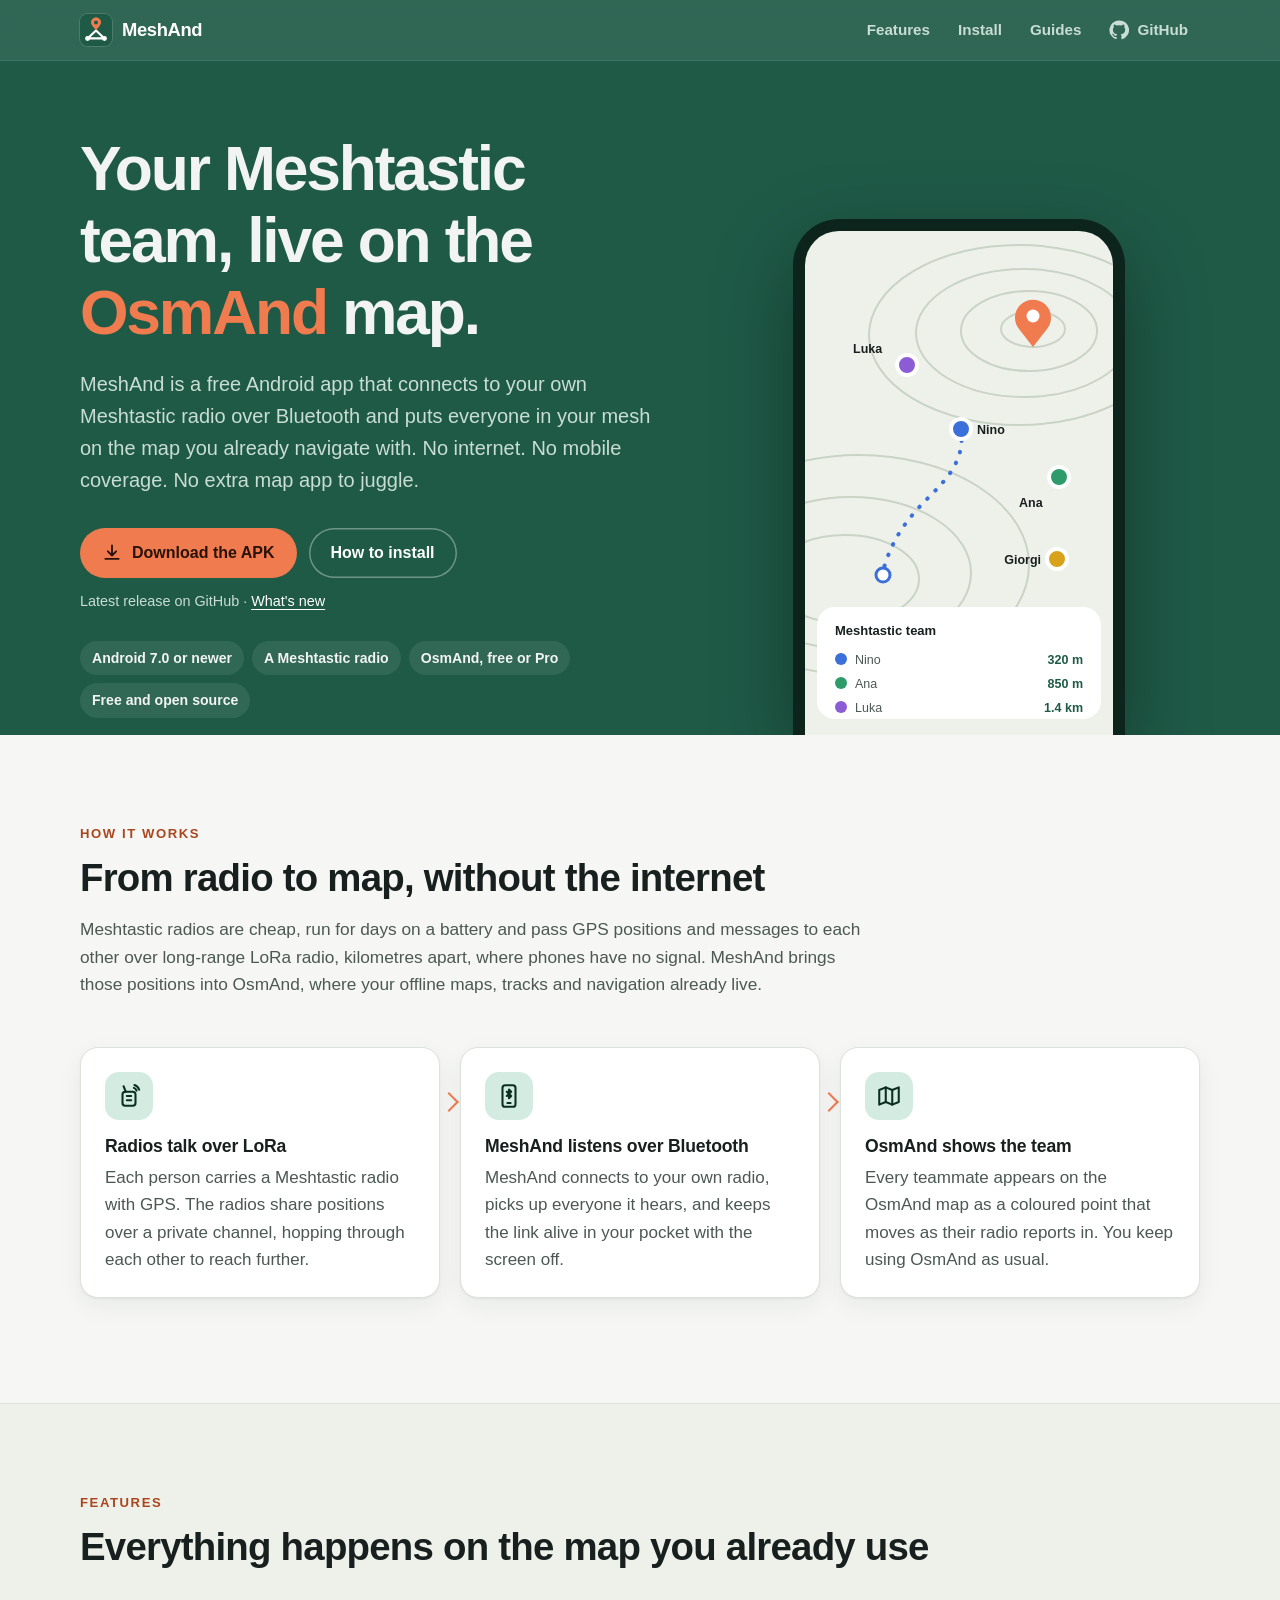
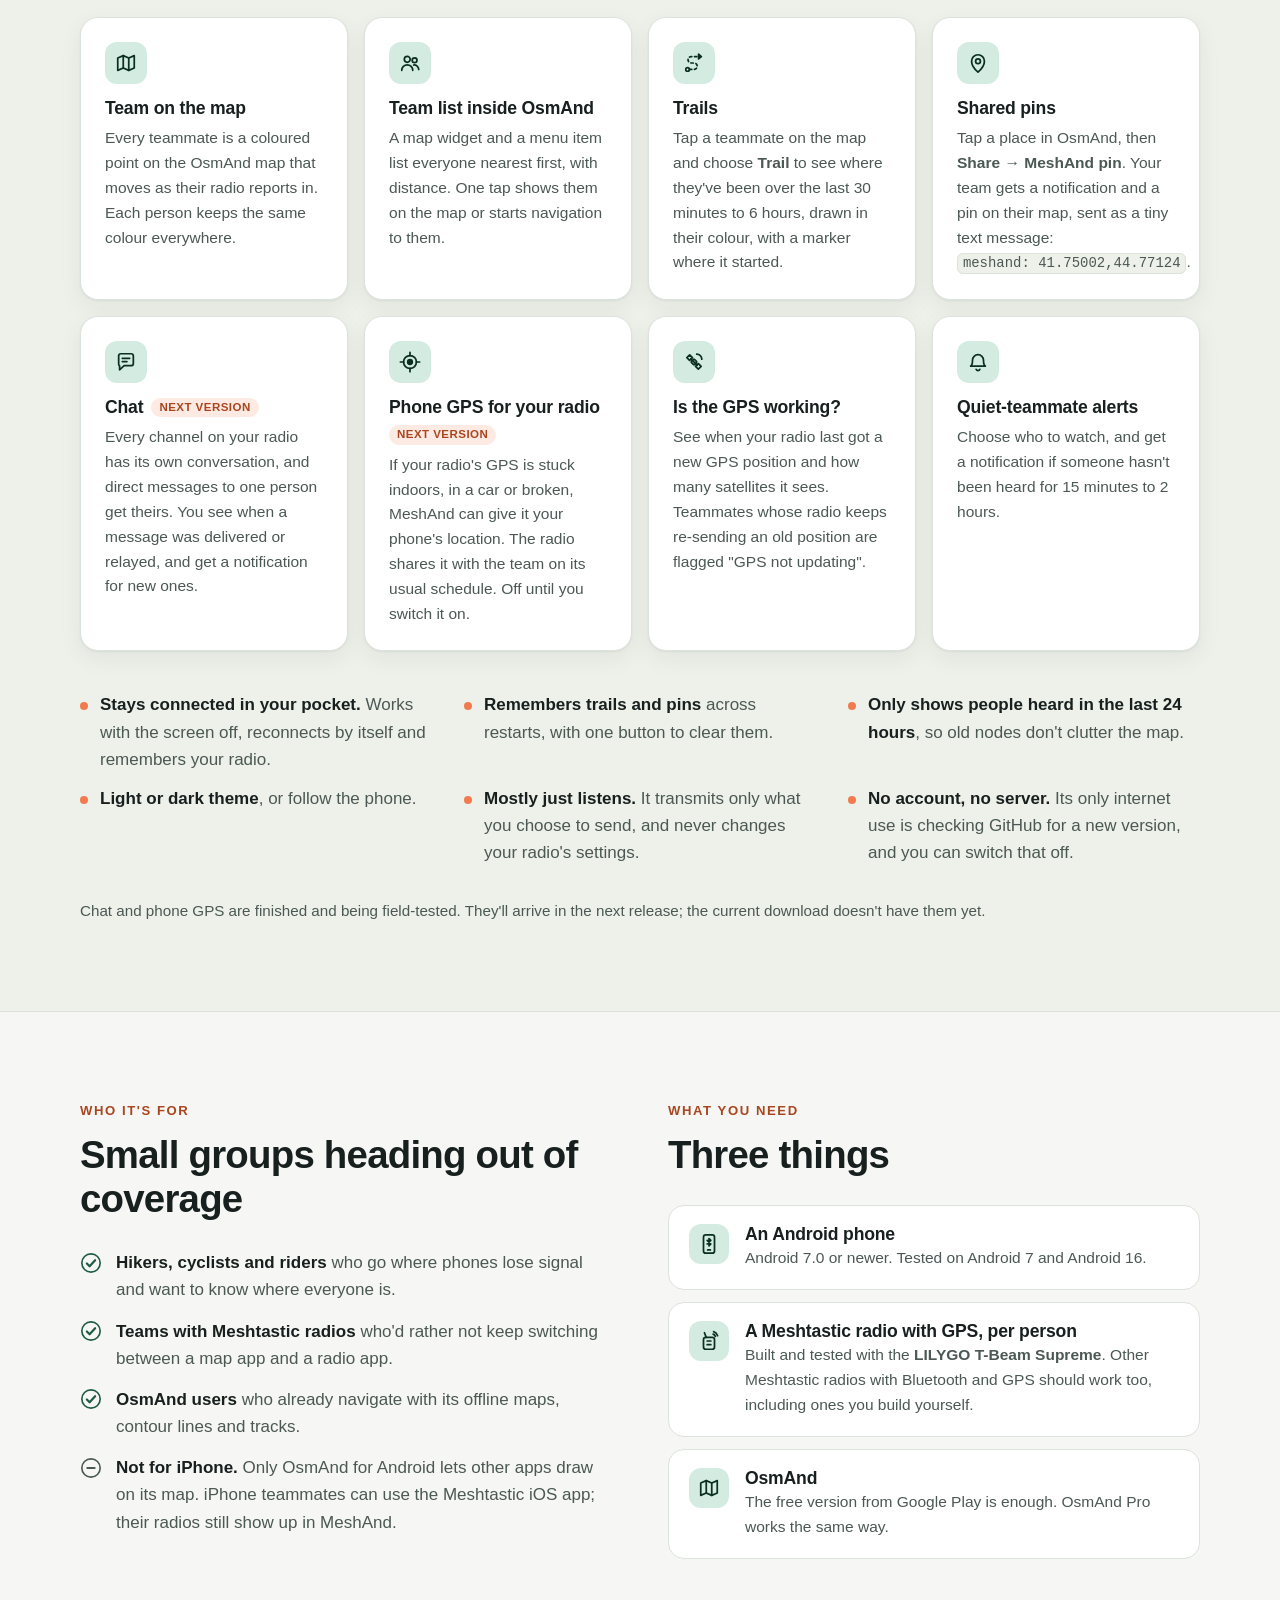
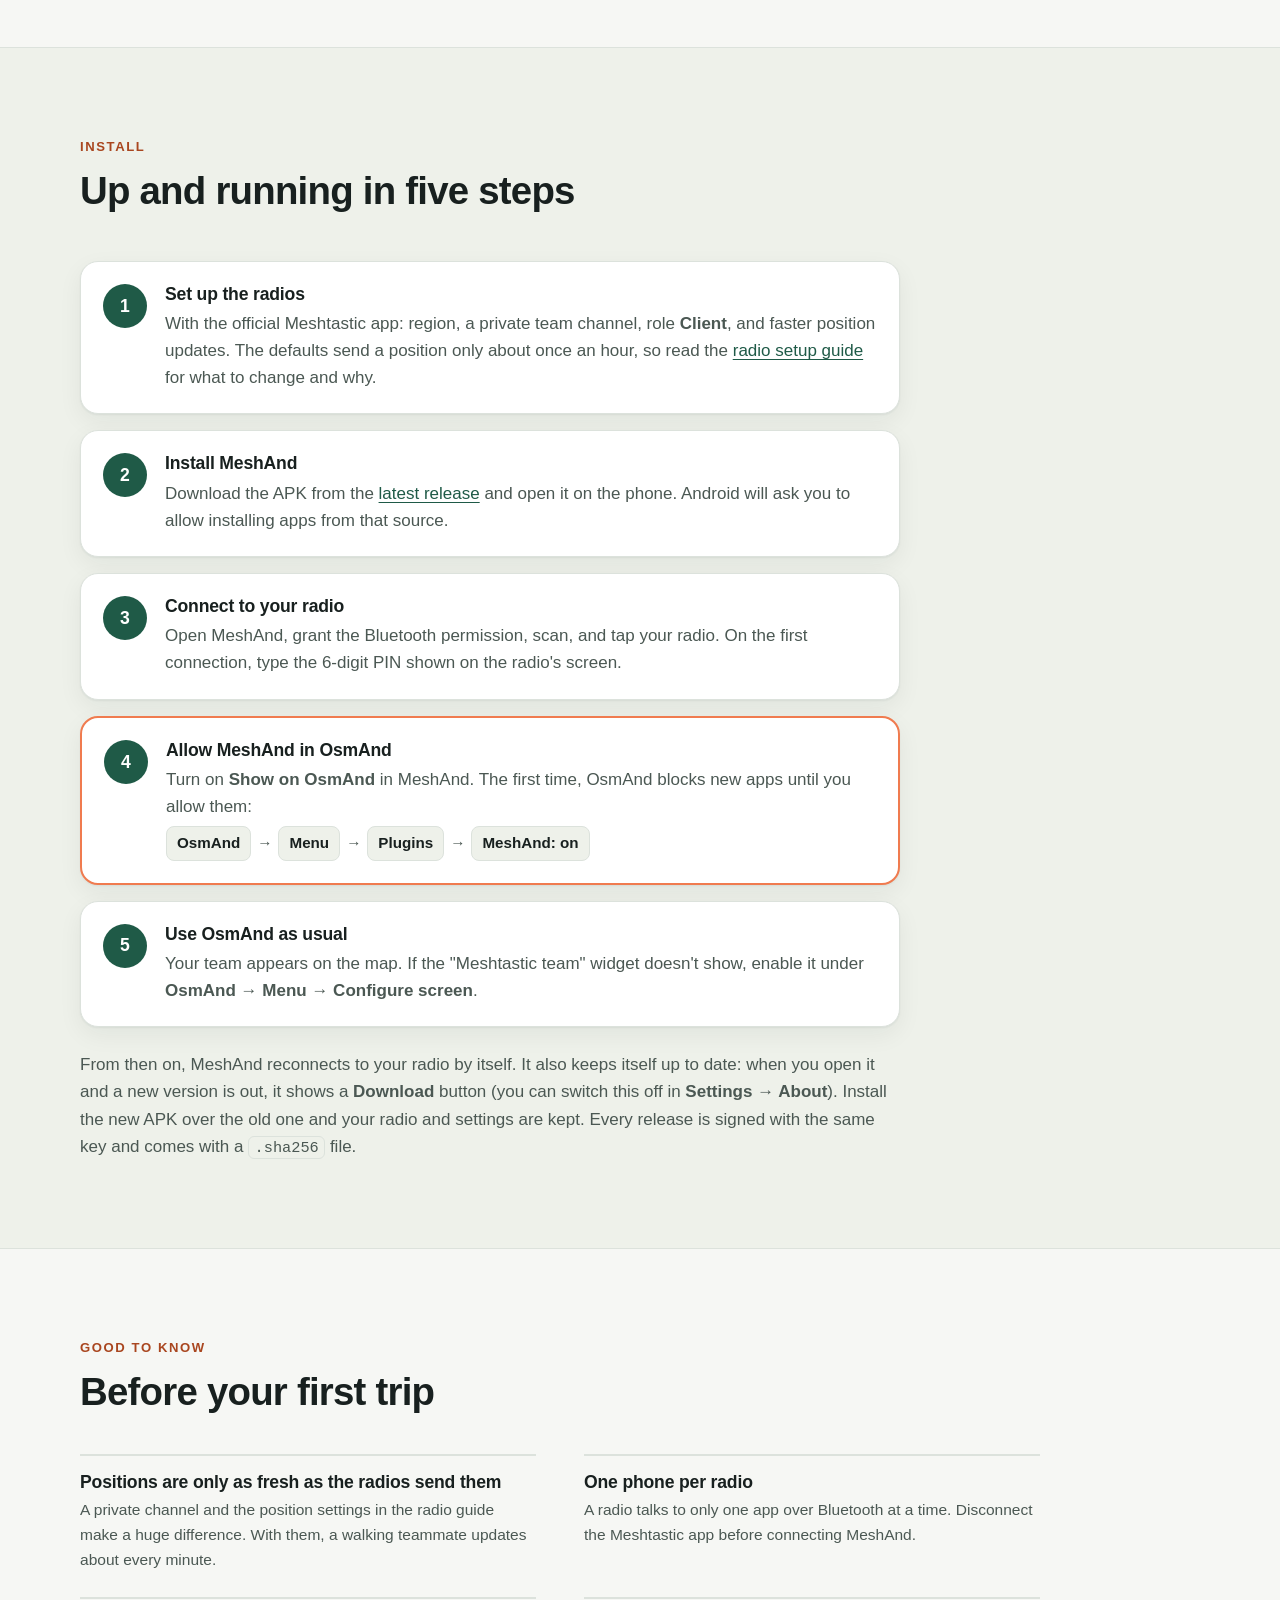
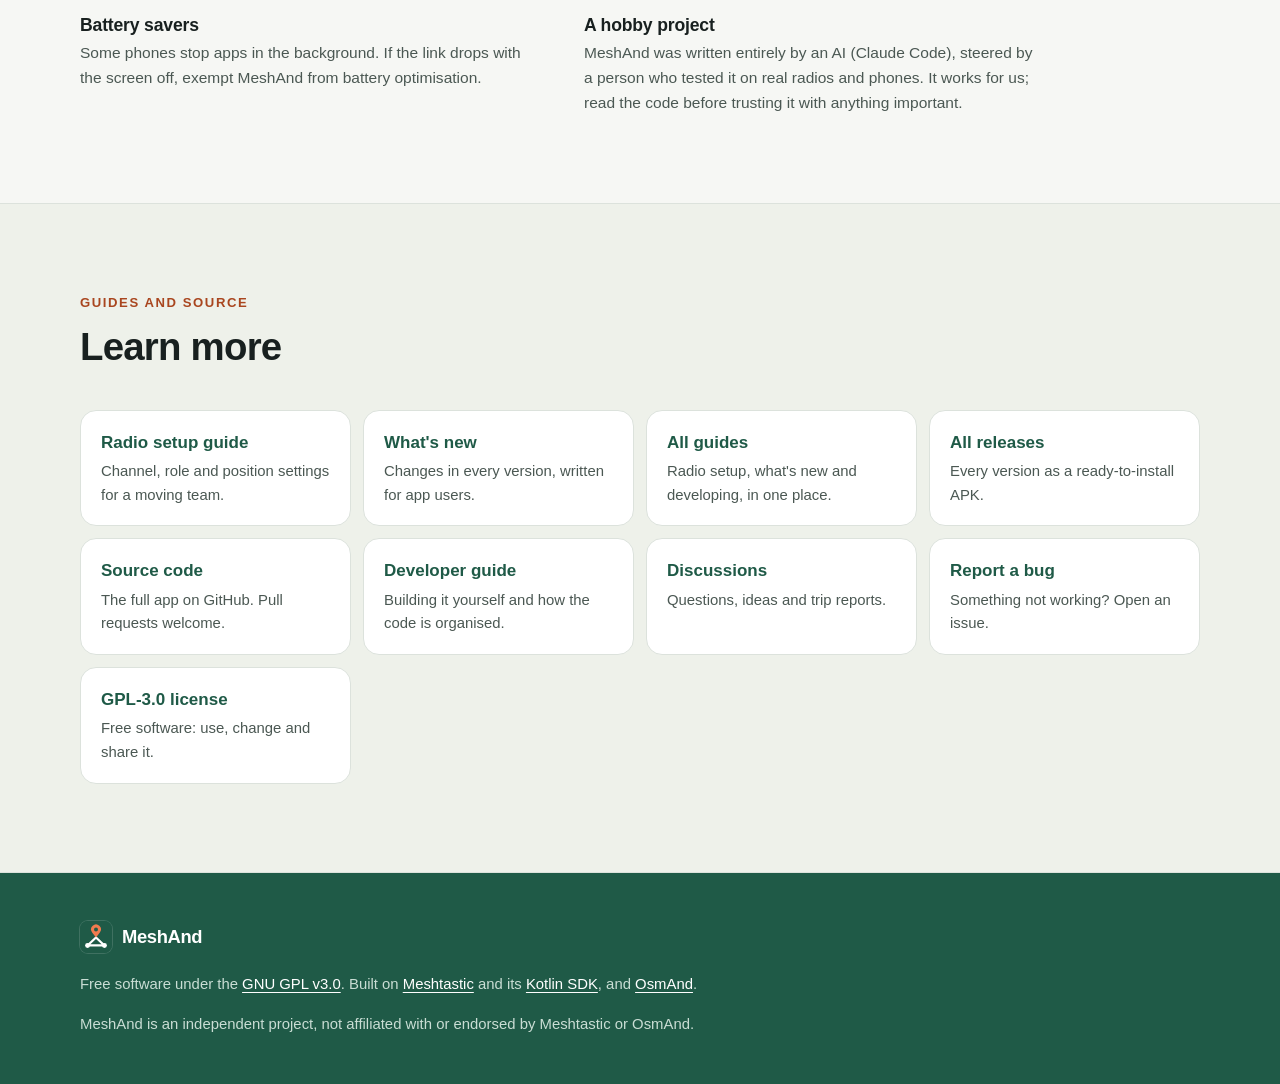
<file: site/index.html>
<!doctype html>
<html lang="en">
<head>
<meta charset="utf-8">
<meta name="viewport" content="width=device-width, initial-scale=1">
<title>MeshAnd: your Meshtastic team on the OsmAnd map</title>
<meta name="description" content="MeshAnd is a free Android app that connects to your Meshtastic radio over Bluetooth and shows your whole team live on the OsmAnd map. No internet or mobile coverage needed.">
<meta name="theme-color" content="#1F5A47">
<meta name="color-scheme" content="light dark">
<link rel="canonical" href="https://meshand.app/">
<link rel="icon" type="image/svg+xml" href="data:image/svg+xml,%3Csvg xmlns='http://www.w3.org/2000/svg' viewBox='18 18 72 72'%3E%3Crect x='18' y='18' width='72' height='72' rx='14' fill='%231F5A47'/%3E%3Cpath d='M35 73L54 55L73 73Z' fill='none' stroke='%23fff' stroke-width='5' stroke-linejoin='round'/%3E%3Cpath d='M54 55L45.3 43.7A11 11 0 1 1 62.7 43.7ZM49.5 37a4.5 4.5 0 1 0 9 0a4.5 4.5 0 1 0-9 0Z' fill='%23F07B4F' fill-rule='evenodd'/%3E%3Ccircle cx='35' cy='73' r='5.5' fill='%23fff'/%3E%3Ccircle cx='73' cy='73' r='5.5' fill='%23fff'/%3E%3C/svg%3E">
<meta property="og:type" content="website">
<meta property="og:title" content="MeshAnd: your Meshtastic team on the OsmAnd map">
<meta property="og:description" content="Free Android app: see everyone in your Meshtastic mesh live on the OsmAnd map. No internet or mobile coverage needed.">
<meta property="og:url" content="https://meshand.app/">
<meta property="og:image" content="https://raw.githubusercontent.com/mategogiberidze/MeshAnd/main/docs/images/social-preview.png">
<meta property="og:image:width" content="1280">
<meta property="og:image:height" content="640">
<meta name="twitter:card" content="summary_large_image">
<style>
:root {
  --pine: #1F5A47;
  --ember: #F07B4F;
  --bg: #F6F7F4;
  --surface: #FFFFFF;
  --surface-2: #EEF1EA;
  --text: #18201F;
  --muted: #4B5853;
  --line: #DCE2DC;
  --accent: #1F5A47;
  --on-accent: #FFFFFF;
  --accent-soft: #D3EBE1;
  --on-accent-soft: #0B2E23;
  --ember-text: #A9461F;
  --hero-bg: #1F5A47;
  --hero-text: #F2F4F3;
  --hero-muted: #C9DDD4;
  --shadow: 0 1px 2px rgb(16 32 26 / .06), 0 8px 24px rgb(16 32 26 / .06);
  color-scheme: light;
}
@media (prefers-color-scheme: dark) {
  :root {
    --bg: #0E1412;
    --surface: #151D1A;
    --surface-2: #1B2521;
    --text: #E8EDEA;
    --muted: #A6B4AE;
    --line: #27332E;
    --accent: #8ED1B5;
    --on-accent: #0B2E23;
    --accent-soft: #1F5A47;
    --on-accent-soft: #D3EBE1;
    --ember-text: #F59A75;
    --hero-bg: #133A2E;
    --hero-text: #F2F4F3;
    --hero-muted: #B7CEC4;
    --shadow: 0 1px 2px rgb(0 0 0 / .3), 0 8px 24px rgb(0 0 0 / .25);
    color-scheme: dark;
  }
}

*, *::before, *::after { box-sizing: border-box; }
html { -webkit-text-size-adjust: 100%; scroll-behavior: smooth; scroll-padding-top: 72px; }
body {
  margin: 0;
  background: var(--bg);
  color: var(--text);
  font: 17px/1.6 ui-sans-serif, -apple-system, BlinkMacSystemFont, "Segoe UI", Roboto, "Helvetica Neue", Arial, sans-serif;
  -webkit-font-smoothing: antialiased;
}
img, svg { display: block; max-width: 100%; }
a { color: var(--accent); text-underline-offset: .18em; }
a:hover { text-decoration-thickness: 2px; }
:focus-visible { outline: 3px solid var(--ember); outline-offset: 3px; border-radius: 6px; }
h1, h2, h3 { line-height: 1.15; letter-spacing: -.02em; margin: 0; }
h2 { font-size: clamp(1.75rem, 1.2rem + 2vw, 2.4rem); font-weight: 800; }
h3 { font-size: 1.1rem; font-weight: 700; letter-spacing: -.01em; }
p { margin: 0; }
code, kbd { font: .9em/1.4 ui-monospace, SFMono-Regular, Menlo, Consolas, monospace; }
code { background: var(--surface-2); border: 1px solid var(--line); border-radius: 6px; padding: .1em .35em; white-space: nowrap; }

.wrap { width: min(1120px, 100% - 32px); margin-inline: auto; }
.skip { position: absolute; left: -999px; top: 8px; background: var(--surface); color: var(--text); padding: 8px 12px; z-index: 10; }
.skip:focus { left: 8px; }

/* Top bar */
.top {
  position: sticky; top: 0; z-index: 5;
  background: color-mix(in srgb, var(--hero-bg) 92%, transparent);
  -webkit-backdrop-filter: saturate(1.4) blur(10px);
  backdrop-filter: saturate(1.4) blur(10px);
  border-bottom: 1px solid rgb(255 255 255 / .08);
}
.top .wrap { display: flex; align-items: center; gap: 20px; height: 60px; }
.brand { display: flex; align-items: center; gap: 10px; color: #fff; text-decoration: none; font-weight: 800; font-size: 1.15rem; letter-spacing: -.02em; }
.brand svg { width: 32px; height: 32px; border-radius: 8px; box-shadow: 0 0 0 1px rgb(255 255 255 / .14); }
.top nav { display: flex; gap: 4px; margin-left: auto; }
.top nav a { color: var(--hero-muted); text-decoration: none; font-size: .95rem; font-weight: 600; padding: 8px 12px; border-radius: 8px; }
.top nav a:hover { color: #fff; background: rgb(255 255 255 / .08); }
.gh { display: inline-flex; align-items: center; gap: 8px; }
.gh svg { width: 20px; height: 20px; }
@media (max-width: 720px) { .top nav a:not(.gh) { display: none; } }

/* Hero */
.hero { background: var(--hero-bg); color: var(--hero-text); overflow: hidden; }
.hero .wrap { display: grid; grid-template-columns: 1.1fr .9fr; gap: 48px; align-items: center; padding-block: 72px 0; }
.hero h1 { font-size: clamp(2.3rem, 1.4rem + 3.6vw, 3.9rem); font-weight: 800; letter-spacing: -.035em; }
.hero h1 .pin { color: var(--ember); }
.hero .lede { margin-top: 20px; font-size: clamp(1.05rem, 1rem + .4vw, 1.25rem); color: var(--hero-muted); max-width: 34em; }
.cta { display: flex; flex-wrap: wrap; gap: 12px; margin-top: 32px; }
.btn {
  display: inline-flex; align-items: center; gap: 10px; min-height: 48px;
  padding: 12px 22px; border-radius: 999px; font-weight: 700; font-size: 1rem; text-decoration: none;
  transition: transform .15s ease, background-color .15s ease;
}
.btn:hover { transform: translateY(-1px); }
.btn svg { width: 20px; height: 20px; flex: none; }
.btn-primary { background: var(--ember); color: #2A1208; }
.btn-primary:hover { background: #F48E68; }
.btn-ghost { color: #fff; box-shadow: inset 0 0 0 1.5px rgb(255 255 255 / .35); }
.btn-ghost:hover { background: rgb(255 255 255 / .08); }
.release-meta { margin-top: 12px; font-size: .9rem; color: var(--hero-muted); min-height: 1.5em; }
.release-meta a { color: #fff; }
.chips { display: flex; flex-wrap: wrap; gap: 8px; margin-top: 28px; padding: 0; list-style: none; }
.chips li { font-size: .88rem; font-weight: 600; padding: 6px 12px; border-radius: 999px; background: rgb(255 255 255 / .08); color: var(--hero-text); }
.phone { align-self: end; justify-self: center; width: min(340px, 100%); filter: drop-shadow(0 30px 40px rgb(0 0 0 / .35)); }
.phone .dot { transform-box: fill-box; transform-origin: center; }
.phone .ring { transform-box: fill-box; transform-origin: center; animation: ping 2.8s ease-out infinite; }
@keyframes ping { from { transform: scale(1); opacity: .55; } to { transform: scale(3.2); opacity: 0; } }
@media (prefers-reduced-motion: reduce) { .phone .ring { animation: none; opacity: 0; } html { scroll-behavior: auto; } .btn { transition: none; } }
@media (max-width: 860px) {
  .hero .wrap { grid-template-columns: 1fr; padding-top: 48px; gap: 40px; }
  .phone { width: min(300px, 82%); }
}

/* Sections */
section { padding-block: 88px; }
@media (max-width: 640px) { section { padding-block: 64px; } }
.eyebrow { font-size: .82rem; font-weight: 800; letter-spacing: .12em; text-transform: uppercase; color: var(--ember-text); margin-bottom: 12px; }
.intro { max-width: 46em; color: var(--muted); margin-top: 16px; font-size: 1.08rem; }

/* How it works */
.flow { display: grid; grid-template-columns: repeat(3, 1fr); gap: 20px; margin-top: 48px; counter-reset: flow; position: relative; }
.flow li { list-style: none; background: var(--surface); border: 1px solid var(--line); border-radius: 18px; padding: 24px; box-shadow: var(--shadow); position: relative; }
.flow .ico { width: 48px; height: 48px; border-radius: 14px; background: var(--accent-soft); color: var(--on-accent-soft); display: grid; place-items: center; margin-bottom: 16px; }
.flow .ico svg { width: 26px; height: 26px; }
.flow p { color: var(--muted); margin-top: 8px; }
.flow li:not(:last-child)::after {
  content: ""; position: absolute; top: 47px; right: -17px; width: 14px; height: 14px;
  border-top: 2.5px solid var(--ember); border-right: 2.5px solid var(--ember); transform: rotate(45deg);
}
.flow { padding: 0; }
@media (max-width: 860px) {
  .flow { grid-template-columns: 1fr; }
  .flow li:not(:last-child)::after { top: auto; bottom: -17px; right: 50%; transform: translateX(50%) rotate(135deg); }
}

/* Features */
.alt { background: var(--surface-2); border-block: 1px solid var(--line); }
.grid { display: grid; grid-template-columns: repeat(auto-fill, minmax(250px, 1fr)); gap: 16px; margin-top: 48px; }
.card { background: var(--surface); border: 1px solid var(--line); border-radius: 18px; padding: 24px; box-shadow: var(--shadow); }
.card .ico { width: 42px; height: 42px; border-radius: 12px; display: grid; place-items: center; margin-bottom: 14px; background: var(--accent-soft); color: var(--on-accent-soft); }
.card .ico svg { width: 22px; height: 22px; }
.card p { color: var(--muted); margin-top: 8px; font-size: .97rem; }
.card h3 { display: flex; flex-wrap: wrap; align-items: center; gap: 8px; }
.badge { font-size: .72rem; font-weight: 800; letter-spacing: .04em; text-transform: uppercase; padding: 3px 8px; border-radius: 999px; color: var(--ember-text); background: color-mix(in srgb, var(--ember) 16%, transparent); }
.also { margin-top: 40px; display: grid; grid-template-columns: repeat(auto-fill, minmax(300px, 1fr)); gap: 12px 32px; padding: 0; }
.also li { list-style: none; display: flex; gap: 12px; color: var(--muted); }
.also li::before { content: ""; flex: none; width: 8px; height: 8px; margin-top: .62em; border-radius: 50%; background: var(--ember); }
.also b { color: var(--text); }
.note { margin-top: 32px; font-size: .95rem; color: var(--muted); }

/* Who / requirements */
.two { display: grid; grid-template-columns: 1fr 1fr; gap: 56px; }
@media (max-width: 860px) { .two { grid-template-columns: 1fr; gap: 56px; } }
.ticks { margin: 28px 0 0; padding: 0; display: grid; gap: 14px; }
.ticks li { list-style: none; display: flex; gap: 14px; }
.ticks svg { flex: none; width: 22px; height: 22px; margin-top: .15em; color: var(--accent); }
.ticks .no svg { color: var(--muted); }
.ticks span { color: var(--muted); }
.ticks b { color: var(--text); }
.needs { margin-top: 28px; display: grid; gap: 12px; }
.need { display: flex; gap: 16px; align-items: flex-start; background: var(--surface); border: 1px solid var(--line); border-radius: 16px; padding: 18px 20px; }
.need .ico { flex: none; width: 40px; height: 40px; border-radius: 12px; display: grid; place-items: center; background: var(--accent-soft); color: var(--on-accent-soft); }
.need .ico svg { width: 22px; height: 22px; }
.need p { color: var(--muted); font-size: .97rem; margin-top: 2px; }

/* Install */
.steps { margin: 48px 0 0; padding: 0; display: grid; gap: 16px; counter-reset: step; max-width: 820px; }
.steps > li { list-style: none; counter-increment: step; display: grid; grid-template-columns: 44px 1fr; gap: 18px; background: var(--surface); border: 1px solid var(--line); border-radius: 18px; padding: 22px; box-shadow: var(--shadow); }
.steps > li::before { content: counter(step); width: 44px; height: 44px; border-radius: 50%; display: grid; place-items: center; font-weight: 800; font-size: 1.1rem; background: var(--accent); color: var(--on-accent); }
.steps p { color: var(--muted); margin-top: 6px; }
.steps .key { border: 2px solid var(--ember); }
.path { display: inline-flex; flex-wrap: wrap; align-items: center; gap: 6px; margin-top: 12px; font-weight: 700; font-size: .95rem; }
.path span { background: var(--surface-2); border: 1px solid var(--line); border-radius: 8px; padding: 4px 10px; color: var(--text); }
.path i { font-style: normal; color: var(--muted); }
.after { margin-top: 24px; color: var(--muted); max-width: 820px; }

/* Good to know */
.know { display: grid; grid-template-columns: repeat(2, 1fr); gap: 24px 48px; margin-top: 40px; max-width: 960px; }
@media (max-width: 720px) { .know { grid-template-columns: 1fr; } }
.know div { border-top: 2px solid var(--line); padding-top: 16px; }
.know p { color: var(--muted); margin-top: 6px; font-size: .97rem; }

/* Links */
.links { display: grid; grid-template-columns: repeat(auto-fill, minmax(240px, 1fr)); gap: 12px; margin-top: 40px; }
.links a { display: block; text-decoration: none; background: var(--surface); border: 1px solid var(--line); border-radius: 16px; padding: 18px 20px; color: var(--text); transition: border-color .15s ease, transform .15s ease; }
.links a:hover { border-color: var(--accent); transform: translateY(-1px); }
.links b { display: block; color: var(--accent); }
.links span { display: block; color: var(--muted); font-size: .93rem; margin-top: 4px; }

/* Footer */
footer { background: var(--hero-bg); color: var(--hero-muted); padding-block: 48px; font-size: .93rem; }
footer .wrap { display: grid; gap: 16px; }
footer a { color: #fff; }
footer .brand { margin-bottom: 4px; }
footer p { max-width: 60em; }
</style>
</head>
<body>
<a class="skip" href="#main">Skip to content</a>

<svg width="0" height="0" style="position:absolute" aria-hidden="true">
  <symbol id="logo" viewBox="18 18 72 72">
    <rect x="18" y="18" width="72" height="72" fill="#1F5A47"/>
    <path d="M35 73L54 55L73 73Z" fill="none" stroke="#fff" stroke-width="5" stroke-linecap="round" stroke-linejoin="round"/>
    <path d="M54 55L45.3 43.7A11 11 0 1 1 62.7 43.7ZM49.5 37a4.5 4.5 0 1 0 9 0a4.5 4.5 0 1 0 -9 0Z" fill="#F07B4F" fill-rule="evenodd"/>
    <circle cx="35" cy="73" r="5.5" fill="#fff"/><circle cx="73" cy="73" r="5.5" fill="#fff"/>
  </symbol>
  <symbol id="i-github" viewBox="0 0 24 24"><path fill="currentColor" d="M12 .5a11.5 11.5 0 0 0-3.64 22.41c.58.1.79-.25.79-.56v-2c-3.2.7-3.88-1.37-3.88-1.37-.53-1.33-1.28-1.69-1.28-1.69-1.05-.71.08-.7.08-.7 1.16.08 1.77 1.19 1.77 1.19 1.03 1.77 2.7 1.26 3.36.96.1-.75.4-1.26.73-1.55-2.55-.29-5.24-1.28-5.24-5.68 0-1.26.45-2.28 1.19-3.08-.12-.29-.52-1.46.11-3.05 0 0 .97-.31 3.17 1.18a11 11 0 0 1 5.77 0c2.2-1.49 3.17-1.18 3.17-1.18.63 1.59.23 2.76.11 3.05.74.8 1.19 1.82 1.19 3.08 0 4.41-2.69 5.38-5.26 5.67.41.36.78 1.06.78 2.14v3.17c0 .31.21.67.8.56A11.5 11.5 0 0 0 12 .5Z"/></symbol>
  <symbol id="i-download" viewBox="0 0 24 24" fill="none" stroke="currentColor" stroke-width="2.2" stroke-linecap="round" stroke-linejoin="round"><path d="M12 3v12m0 0-5-5m5 5 5-5M4 19h16"/></symbol>
  <symbol id="i-radio" viewBox="0 0 24 24" fill="none" stroke="currentColor" stroke-width="1.9" stroke-linecap="round" stroke-linejoin="round"><rect x="6" y="8" width="12" height="13" rx="2.5"/><path d="M9 8 7 3M10 12h4M10 16h4"/><path d="M16.5 4.5a4 4 0 0 1 2.5 2.5M17 1.8a7 7 0 0 1 4.4 4.4"/></symbol>
  <symbol id="i-phone" viewBox="0 0 24 24" fill="none" stroke="currentColor" stroke-width="1.9" stroke-linecap="round" stroke-linejoin="round"><rect x="6" y="2" width="12" height="20" rx="2.5"/><path d="M10.5 18.5h3"/><path d="m10 8 4 4-2 2V6l2 2-4 4"/></symbol>
  <symbol id="i-map" viewBox="0 0 24 24" fill="none" stroke="currentColor" stroke-width="1.9" stroke-linecap="round" stroke-linejoin="round"><path d="m9 4-6 2.5v13.5l6-2.5 6 2.5 6-2.5V4l-6 2.5L9 4Z"/><path d="M9 4v13.5M15 6.5V20"/></symbol>
  <symbol id="i-team" viewBox="0 0 24 24" fill="none" stroke="currentColor" stroke-width="1.9" stroke-linecap="round" stroke-linejoin="round"><circle cx="9" cy="8" r="3.2"/><path d="M3 20a6 6 0 0 1 12 0"/><circle cx="17" cy="9" r="2.6"/><path d="M16 14.2a5 5 0 0 1 5.5 4.8"/></symbol>
  <symbol id="i-trail" viewBox="0 0 24 24" fill="none" stroke="currentColor" stroke-width="1.9" stroke-linecap="round" stroke-linejoin="round"><circle cx="5" cy="19" r="2"/><path d="M7 19h5a3.5 3.5 0 0 0 0-7H9a3.5 3.5 0 0 1 0-7h8" stroke-dasharray="2.5 3"/><path d="M17 2.5v5l3-2.5-3-2.5Z" fill="currentColor"/></symbol>
  <symbol id="i-pin" viewBox="0 0 24 24" fill="none" stroke="currentColor" stroke-width="1.9" stroke-linecap="round" stroke-linejoin="round"><path d="M12 22s7-6.2 7-12a7 7 0 1 0-14 0c0 5.8 7 12 7 12Z"/><circle cx="12" cy="10" r="2.6"/></symbol>
  <symbol id="i-chat" viewBox="0 0 24 24" fill="none" stroke="currentColor" stroke-width="1.9" stroke-linecap="round" stroke-linejoin="round"><path d="M4 5.5A2.5 2.5 0 0 1 6.5 3h11A2.5 2.5 0 0 1 20 5.5v8a2.5 2.5 0 0 1-2.5 2.5H10l-5 4.5V16.4A2.5 2.5 0 0 1 4 14.5v-9Z"/><path d="M8 8h8M8 11.5h5"/></symbol>
  <symbol id="i-locate" viewBox="0 0 24 24" fill="none" stroke="currentColor" stroke-width="1.9" stroke-linecap="round" stroke-linejoin="round"><circle cx="12" cy="12" r="7"/><circle cx="12" cy="12" r="2.5" fill="currentColor"/><path d="M12 1.5V5M12 19v3.5M1.5 12H5M19 12h3.5"/></symbol>
  <symbol id="i-sat" viewBox="0 0 24 24" fill="none" stroke="currentColor" stroke-width="1.9" stroke-linecap="round" stroke-linejoin="round"><path d="m8.5 8.5 7 7"/><rect x="9.6" y="9.6" width="4.8" height="4.8" rx="1" transform="rotate(45 12 12)"/><path d="m4.2 7.3 3.1-3.1 3 3-3.1 3.1zM13.7 16.8l3.1-3.1 3 3-3.1 3.1z"/><path d="M15 3.5a5.5 5.5 0 0 1 5.5 5.5"/></symbol>
  <symbol id="i-bell" viewBox="0 0 24 24" fill="none" stroke="currentColor" stroke-width="1.9" stroke-linecap="round" stroke-linejoin="round"><path d="M6 10a6 6 0 1 1 12 0c0 5 2 6.5 2 6.5H4S6 15 6 10Z"/><path d="M10 20a2.2 2.2 0 0 0 4 0"/></symbol>
  <symbol id="i-check" viewBox="0 0 24 24" fill="none" stroke="currentColor" stroke-width="2.4" stroke-linecap="round" stroke-linejoin="round"><circle cx="12" cy="12" r="10" stroke-width="1.8"/><path d="m7.5 12.5 3 3 6-6.5"/></symbol>
  <symbol id="i-minus" viewBox="0 0 24 24" fill="none" stroke="currentColor" stroke-width="2.2" stroke-linecap="round"><circle cx="12" cy="12" r="10" stroke-width="1.8"/><path d="M8 12h8"/></symbol>
</svg>

<header class="top">
  <div class="wrap">
    <a class="brand" href="#top" aria-label="MeshAnd home"><svg aria-hidden="true"><use href="#logo"/></svg>MeshAnd</a>
    <nav aria-label="Main">
      <a href="#features">Features</a>
      <a href="#install">Install</a>
      <a href="docs/">Guides</a>
      <a class="gh" href="https://github.com/mategogiberidze/MeshAnd"><svg aria-hidden="true"><use href="#i-github"/></svg>GitHub</a>
    </nav>
  </div>
</header>

<main id="main">
  <div class="hero" id="top">
    <div class="wrap">
      <div class="hero-copy">
        <h1>Your Meshtastic team, live on the <span class="pin">OsmAnd</span> map.</h1>
        <p class="lede">MeshAnd is a free Android app that connects to your own Meshtastic radio over
          Bluetooth and puts everyone in your mesh on the map you already navigate with.
          No internet. No mobile coverage. No extra map app to juggle.</p>
        <div class="cta">
          <a class="btn btn-primary" id="download" href="https://github.com/mategogiberidze/MeshAnd/releases/latest">
            <svg aria-hidden="true"><use href="#i-download"/></svg><span>Download the APK</span></a>
          <a class="btn btn-ghost" href="#install">How to install</a>
        </div>
        <p class="release-meta" id="release-meta">Latest release on GitHub · <a href="docs/changelog/">What's new</a></p>
        <ul class="chips" aria-label="Requirements">
          <li>Android 7.0 or newer</li>
          <li>A Meshtastic radio</li>
          <li>OsmAnd, free or Pro</li>
          <li>Free and open source</li>
        </ul>
      </div>

      <svg class="phone" viewBox="0 0 340 520" role="img" aria-label="A phone showing four teammates as coloured dots on a topographic map, one with a dotted trail, and a shared pin.">
        <defs>
          <clipPath id="screen"><rect x="16" y="16" width="308" height="540" rx="34"/></clipPath>
        </defs>
        <rect x="4" y="4" width="332" height="560" rx="46" fill="#0D241C"/>
        <g clip-path="url(#screen)">
          <rect x="16" y="16" width="308" height="540" fill="#EEF1EA"/>
          <g fill="none" stroke="#C9D3C6" stroke-width="2">
            <ellipse cx="230" cy="120" rx="150" ry="90"/>
            <ellipse cx="235" cy="118" rx="108" ry="64"/>
            <ellipse cx="240" cy="116" rx="68" ry="40"/>
            <ellipse cx="244" cy="114" rx="32" ry="18"/>
            <ellipse cx="70" cy="350" rx="170" ry="110"/>
            <ellipse cx="62" cy="358" rx="120" ry="76"/>
            <ellipse cx="56" cy="364" rx="74" ry="44"/>
          </g>
          <path d="M172 214C176 244 160 262 140 282 122 300 104 320 94 356" fill="none" stroke="#3B6FD9" stroke-width="4" stroke-linecap="round" stroke-dasharray="0.5 11"/>
          <circle cx="94" cy="360" r="7" fill="#fff" stroke="#3B6FD9" stroke-width="3"/>
          <path d="M244 132 230 114A18 18 0 1 1 258 114Z" fill="#F07B4F"/>
          <circle cx="244" cy="101" r="6.5" fill="#fff"/>
          <circle class="ring" cx="172" cy="214" r="9" fill="#3B6FD9"/>
          <circle class="dot" cx="172" cy="214" r="10" fill="#3B6FD9" stroke="#fff" stroke-width="4"/>
          <circle class="dot" cx="118" cy="150" r="10" fill="#8B5CD6" stroke="#fff" stroke-width="4"/>
          <circle class="dot" cx="270" cy="262" r="10" fill="#2E9B6A" stroke="#fff" stroke-width="4"/>
          <circle class="dot" cx="268" cy="344" r="10" fill="#D9A21B" stroke="#fff" stroke-width="4"/>
          <g font-family="ui-sans-serif, -apple-system, 'Segoe UI', Roboto, Arial, sans-serif" font-size="12.5" font-weight="700" fill="#18201F">
            <text x="188" y="219">Nino</text>
            <text x="64" y="138">Luka</text>
            <text x="230" y="292">Ana</text>
            <text x="252" y="349" text-anchor="end">Giorgi</text>
          </g>
          <g transform="translate(28 392)">
            <rect width="284" height="112" rx="18" fill="#fff"/>
            <text x="18" y="28" font-family="ui-sans-serif, -apple-system, 'Segoe UI', Roboto, Arial, sans-serif" font-size="13" font-weight="800" fill="#18201F">Meshtastic team</text>
            <g font-family="ui-sans-serif, -apple-system, 'Segoe UI', Roboto, Arial, sans-serif" font-size="12.5" fill="#4B5853">
              <circle cx="24" cy="52" r="6" fill="#3B6FD9"/><text x="38" y="56.5">Nino</text><text x="266" y="56.5" text-anchor="end" font-weight="700" fill="#1F5A47">320 m</text>
              <circle cx="24" cy="76" r="6" fill="#2E9B6A"/><text x="38" y="80.5">Ana</text><text x="266" y="80.5" text-anchor="end" font-weight="700" fill="#1F5A47">850 m</text>
              <circle cx="24" cy="100" r="6" fill="#8B5CD6"/><text x="38" y="104.5">Luka</text><text x="266" y="104.5" text-anchor="end" font-weight="700" fill="#1F5A47">1.4 km</text>
            </g>
          </g>
        </g>
      </svg>
    </div>
  </div>

  <section id="how">
    <div class="wrap">
      <p class="eyebrow">How it works</p>
      <h2>From radio to map, without the internet</h2>
      <p class="intro">Meshtastic radios are cheap, run for days on a battery and pass GPS positions and
        messages to each other over long-range LoRa radio, kilometres apart, where phones have no
        signal. MeshAnd brings those positions into OsmAnd, where your offline maps, tracks and
        navigation already live.</p>
      <ol class="flow">
        <li>
          <div class="ico"><svg aria-hidden="true"><use href="#i-radio"/></svg></div>
          <h3>Radios talk over LoRa</h3>
          <p>Each person carries a Meshtastic radio with GPS. The radios share positions over a
            private channel, hopping through each other to reach further.</p>
        </li>
        <li>
          <div class="ico"><svg aria-hidden="true"><use href="#i-phone"/></svg></div>
          <h3>MeshAnd listens over Bluetooth</h3>
          <p>MeshAnd connects to your own radio, picks up everyone it hears, and keeps the link alive
            in your pocket with the screen off.</p>
        </li>
        <li>
          <div class="ico"><svg aria-hidden="true"><use href="#i-map"/></svg></div>
          <h3>OsmAnd shows the team</h3>
          <p>Every teammate appears on the OsmAnd map as a coloured point that moves as their radio
            reports in. You keep using OsmAnd as usual.</p>
        </li>
      </ol>
    </div>
  </section>

  <section id="features" class="alt">
    <div class="wrap">
      <p class="eyebrow">Features</p>
      <h2>Everything happens on the map you already use</h2>
      <div class="grid">
        <article class="card">
          <div class="ico"><svg aria-hidden="true"><use href="#i-map"/></svg></div>
          <h3>Team on the map</h3>
          <p>Every teammate is a coloured point on the OsmAnd map that moves as their radio reports
            in. Each person keeps the same colour everywhere.</p>
        </article>
        <article class="card">
          <div class="ico"><svg aria-hidden="true"><use href="#i-team"/></svg></div>
          <h3>Team list inside OsmAnd</h3>
          <p>A map widget and a menu item list everyone nearest first, with distance. One tap shows
            them on the map or starts navigation to them.</p>
        </article>
        <article class="card">
          <div class="ico"><svg aria-hidden="true"><use href="#i-trail"/></svg></div>
          <h3>Trails</h3>
          <p>Tap a teammate on the map and choose <b>Trail</b> to see where they've been over the
            last 30 minutes to 6 hours, drawn in their colour, with a marker where it started.</p>
        </article>
        <article class="card">
          <div class="ico"><svg aria-hidden="true"><use href="#i-pin"/></svg></div>
          <h3>Shared pins</h3>
          <p>Tap a place in OsmAnd, then <b>Share → MeshAnd pin</b>. Your team gets a notification
            and a pin on their map, sent as a tiny text message: <code>meshand: 41.75002,44.77124</code>.</p>
        </article>
        <article class="card">
          <div class="ico"><svg aria-hidden="true"><use href="#i-chat"/></svg></div>
          <h3>Chat <span class="badge">Next version</span></h3>
          <p>Every channel on your radio has its own conversation, and direct messages to one person
            get theirs. You see when a message was delivered or relayed, and get a notification for
            new ones.</p>
        </article>
        <article class="card">
          <div class="ico"><svg aria-hidden="true"><use href="#i-locate"/></svg></div>
          <h3>Phone GPS for your radio <span class="badge">Next version</span></h3>
          <p>If your radio's GPS is stuck indoors, in a car or broken, MeshAnd can give it your
            phone's location. The radio shares it with the team on its usual schedule. Off until you
            switch it on.</p>
        </article>
        <article class="card">
          <div class="ico"><svg aria-hidden="true"><use href="#i-sat"/></svg></div>
          <h3>Is the GPS working?</h3>
          <p>See when your radio last got a new GPS position and how many satellites it sees.
            Teammates whose radio keeps re-sending an old position are flagged "GPS not updating".</p>
        </article>
        <article class="card">
          <div class="ico"><svg aria-hidden="true"><use href="#i-bell"/></svg></div>
          <h3>Quiet-teammate alerts</h3>
          <p>Choose who to watch, and get a notification if someone hasn't been heard for
            15 minutes to 2 hours.</p>
        </article>
      </div>
      <ul class="also">
        <li><span><b>Stays connected in your pocket.</b> Works with the screen off, reconnects by
          itself and remembers your radio.</span></li>
        <li><span><b>Remembers trails and pins</b> across restarts, with one button to clear them.</span></li>
        <li><span><b>Only shows people heard in the last 24 hours</b>, so old nodes don't clutter
          the map.</span></li>
        <li><span><b>Light or dark theme</b>, or follow the phone.</span></li>
        <li><span><b>Mostly just listens.</b> It transmits only what you choose to send, and never
          changes your radio's settings.</span></li>
        <li><span><b>No account, no server.</b> Its only internet use is checking GitHub for a new
          version, and you can switch that off.</span></li>
      </ul>
      <p class="note">Chat and phone GPS are finished and being field-tested. They'll arrive in the
        next release; the current download doesn't have them yet.</p>
    </div>
  </section>

  <section id="who">
    <div class="wrap two">
      <div>
        <p class="eyebrow">Who it's for</p>
        <h2>Small groups heading out of coverage</h2>
        <ul class="ticks">
          <li><svg aria-hidden="true"><use href="#i-check"/></svg><span><b>Hikers, cyclists and
            riders</b> who go where phones lose signal and want to know where everyone is.</span></li>
          <li><svg aria-hidden="true"><use href="#i-check"/></svg><span><b>Teams with Meshtastic
            radios</b> who'd rather not keep switching between a map app and a radio app.</span></li>
          <li><svg aria-hidden="true"><use href="#i-check"/></svg><span><b>OsmAnd users</b> who
            already navigate with its offline maps, contour lines and tracks.</span></li>
          <li class="no"><svg aria-hidden="true"><use href="#i-minus"/></svg><span><b>Not for
            iPhone.</b> Only OsmAnd for Android lets other apps draw on its map. iPhone teammates
            can use the Meshtastic iOS app; their radios still show up in MeshAnd.</span></li>
        </ul>
      </div>
      <div id="requirements">
        <p class="eyebrow">What you need</p>
        <h2>Three things</h2>
        <div class="needs">
          <div class="need">
            <div class="ico"><svg aria-hidden="true"><use href="#i-phone"/></svg></div>
            <div><h3>An Android phone</h3>
              <p>Android 7.0 or newer. Tested on Android 7 and Android 16.</p></div>
          </div>
          <div class="need">
            <div class="ico"><svg aria-hidden="true"><use href="#i-radio"/></svg></div>
            <div><h3>A Meshtastic radio with GPS, per person</h3>
              <p>Built and tested with the <b>LILYGO T-Beam Supreme</b>. Other Meshtastic radios
                with Bluetooth and GPS should work too, including ones you build yourself.</p></div>
          </div>
          <div class="need">
            <div class="ico"><svg aria-hidden="true"><use href="#i-map"/></svg></div>
            <div><h3>OsmAnd</h3>
              <p>The free version from Google Play is enough. OsmAnd Pro works the same way.</p></div>
          </div>
        </div>
      </div>
    </div>
  </section>

  <section id="install" class="alt">
    <div class="wrap">
      <p class="eyebrow">Install</p>
      <h2>Up and running in five steps</h2>
      <ol class="steps">
        <li><div>
          <h3>Set up the radios</h3>
          <p>With the official Meshtastic app: region, a private team channel, role <b>Client</b>,
            and faster position updates. The defaults send a position only about once an hour, so
            read the <a href="docs/radio-setup/">radio setup guide</a>
            for what to change and why.</p>
        </div></li>
        <li><div>
          <h3>Install MeshAnd</h3>
          <p>Download the APK from the <a href="https://github.com/mategogiberidze/MeshAnd/releases/latest">latest release</a>
            and open it on the phone. Android will ask you to allow installing apps from that source.</p>
        </div></li>
        <li><div>
          <h3>Connect to your radio</h3>
          <p>Open MeshAnd, grant the Bluetooth permission, scan, and tap your radio. On the first
            connection, type the 6-digit PIN shown on the radio's screen.</p>
        </div></li>
        <li class="key"><div>
          <h3>Allow MeshAnd in OsmAnd</h3>
          <p>Turn on <b>Show on OsmAnd</b> in MeshAnd. The first time, OsmAnd blocks new apps until
            you allow them:</p>
          <p class="path" aria-label="OsmAnd, Menu, Plugins, switch MeshAnd on"><span>OsmAnd</span><i>→</i><span>Menu</span><i>→</i><span>Plugins</span><i>→</i><span>MeshAnd: on</span></p>
        </div></li>
        <li><div>
          <h3>Use OsmAnd as usual</h3>
          <p>Your team appears on the map. If the "Meshtastic team" widget doesn't show, enable it
            under <b>OsmAnd → Menu → Configure screen</b>.</p>
        </div></li>
      </ol>
      <p class="after">From then on, MeshAnd reconnects to your radio by itself. It also keeps
        itself up to date: when you open it and a new version is out, it shows a <b>Download</b>
        button (you can switch this off in <b>Settings → About</b>). Install the new APK over the
        old one and your radio and settings are kept. Every release is signed with the same key and
        comes with a <code>.sha256</code> file.</p>
    </div>
  </section>

  <section id="good-to-know">
    <div class="wrap">
      <p class="eyebrow">Good to know</p>
      <h2>Before your first trip</h2>
      <div class="know">
        <div><h3>Positions are only as fresh as the radios send them</h3>
          <p>A private channel and the position settings in the radio guide make a huge difference.
            With them, a walking teammate updates about every minute.</p></div>
        <div><h3>One phone per radio</h3>
          <p>A radio talks to only one app over Bluetooth at a time. Disconnect the Meshtastic app
            before connecting MeshAnd.</p></div>
        <div><h3>Battery savers</h3>
          <p>Some phones stop apps in the background. If the link drops with the screen off, exempt
            MeshAnd from battery optimisation.</p></div>
        <div><h3>A hobby project</h3>
          <p>MeshAnd was written entirely by an AI (Claude Code), steered by a person who tested it
            on real radios and phones. It works for us; read the code before trusting it with
            anything important.</p></div>
      </div>
    </div>
  </section>

  <section id="docs" class="alt">
    <div class="wrap">
      <p class="eyebrow">Guides and source</p>
      <h2>Learn more</h2>
      <div class="links">
        <a href="docs/radio-setup/"><b>Radio setup guide</b><span>Channel, role and position settings for a moving team.</span></a>
        <a href="docs/changelog/"><b>What's new</b><span>Changes in every version, written for app users.</span></a>
        <a href="docs/"><b>All guides</b><span>Radio setup, what's new and developing, in one place.</span></a>
        <a href="https://github.com/mategogiberidze/MeshAnd/releases"><b>All releases</b><span>Every version as a ready-to-install APK.</span></a>
        <a href="https://github.com/mategogiberidze/MeshAnd"><b>Source code</b><span>The full app on GitHub. Pull requests welcome.</span></a>
        <a href="docs/development/"><b>Developer guide</b><span>Building it yourself and how the code is organised.</span></a>
        <a href="https://github.com/mategogiberidze/MeshAnd/discussions"><b>Discussions</b><span>Questions, ideas and trip reports.</span></a>
        <a href="https://github.com/mategogiberidze/MeshAnd/issues/new/choose"><b>Report a bug</b><span>Something not working? Open an issue.</span></a>
        <a href="https://github.com/mategogiberidze/MeshAnd/blob/main/LICENSE"><b>GPL-3.0 license</b><span>Free software: use, change and share it.</span></a>
      </div>
    </div>
  </section>
</main>

<footer>
  <div class="wrap">
    <a class="brand" href="#top"><svg aria-hidden="true"><use href="#logo"/></svg>MeshAnd</a>
    <p>Free software under the <a href="https://github.com/mategogiberidze/MeshAnd/blob/main/LICENSE">GNU GPL v3.0</a>.
      Built on <a href="https://meshtastic.org">Meshtastic</a> and its
      <a href="https://github.com/meshtastic/meshtastic-sdk">Kotlin SDK</a>, and
      <a href="https://osmand.net">OsmAnd</a>.</p>
    <p>MeshAnd is an independent project, not affiliated with or endorsed by Meshtastic or OsmAnd.</p>
  </div>
</footer>

<script>
// Show the latest version and link straight to its APK. Without it, the button opens the release page.
fetch("https://api.github.com/repos/mategogiberidze/MeshAnd/releases/latest", { headers: { Accept: "application/vnd.github+json" } })
  .then(r => r.ok ? r.json() : Promise.reject(r.status))
  .then(release => {
    const apk = (release.assets || []).find(a => a.name.endsWith(".apk"));
    const version = String(release.tag_name || "").replace(/^v/, "");
    if (!apk || !version) return;
    const button = document.getElementById("download");
    button.href = apk.browser_download_url;
    button.querySelector("span").textContent = "Download MeshAnd " + version;
    const mb = (apk.size / 1048576).toFixed(1);
    const date = new Date(release.published_at).toLocaleDateString("en-GB", { day: "numeric", month: "short", year: "numeric" });
    const meta = document.getElementById("release-meta");
    meta.textContent = "APK, " + mb + " MB, released " + date + " · ";
    const notes = document.createElement("a");
    notes.href = release.html_url;
    notes.textContent = "Release notes";
    meta.append(notes);
  })
  .catch(() => {});
</script>
</body>
</html>
</file>
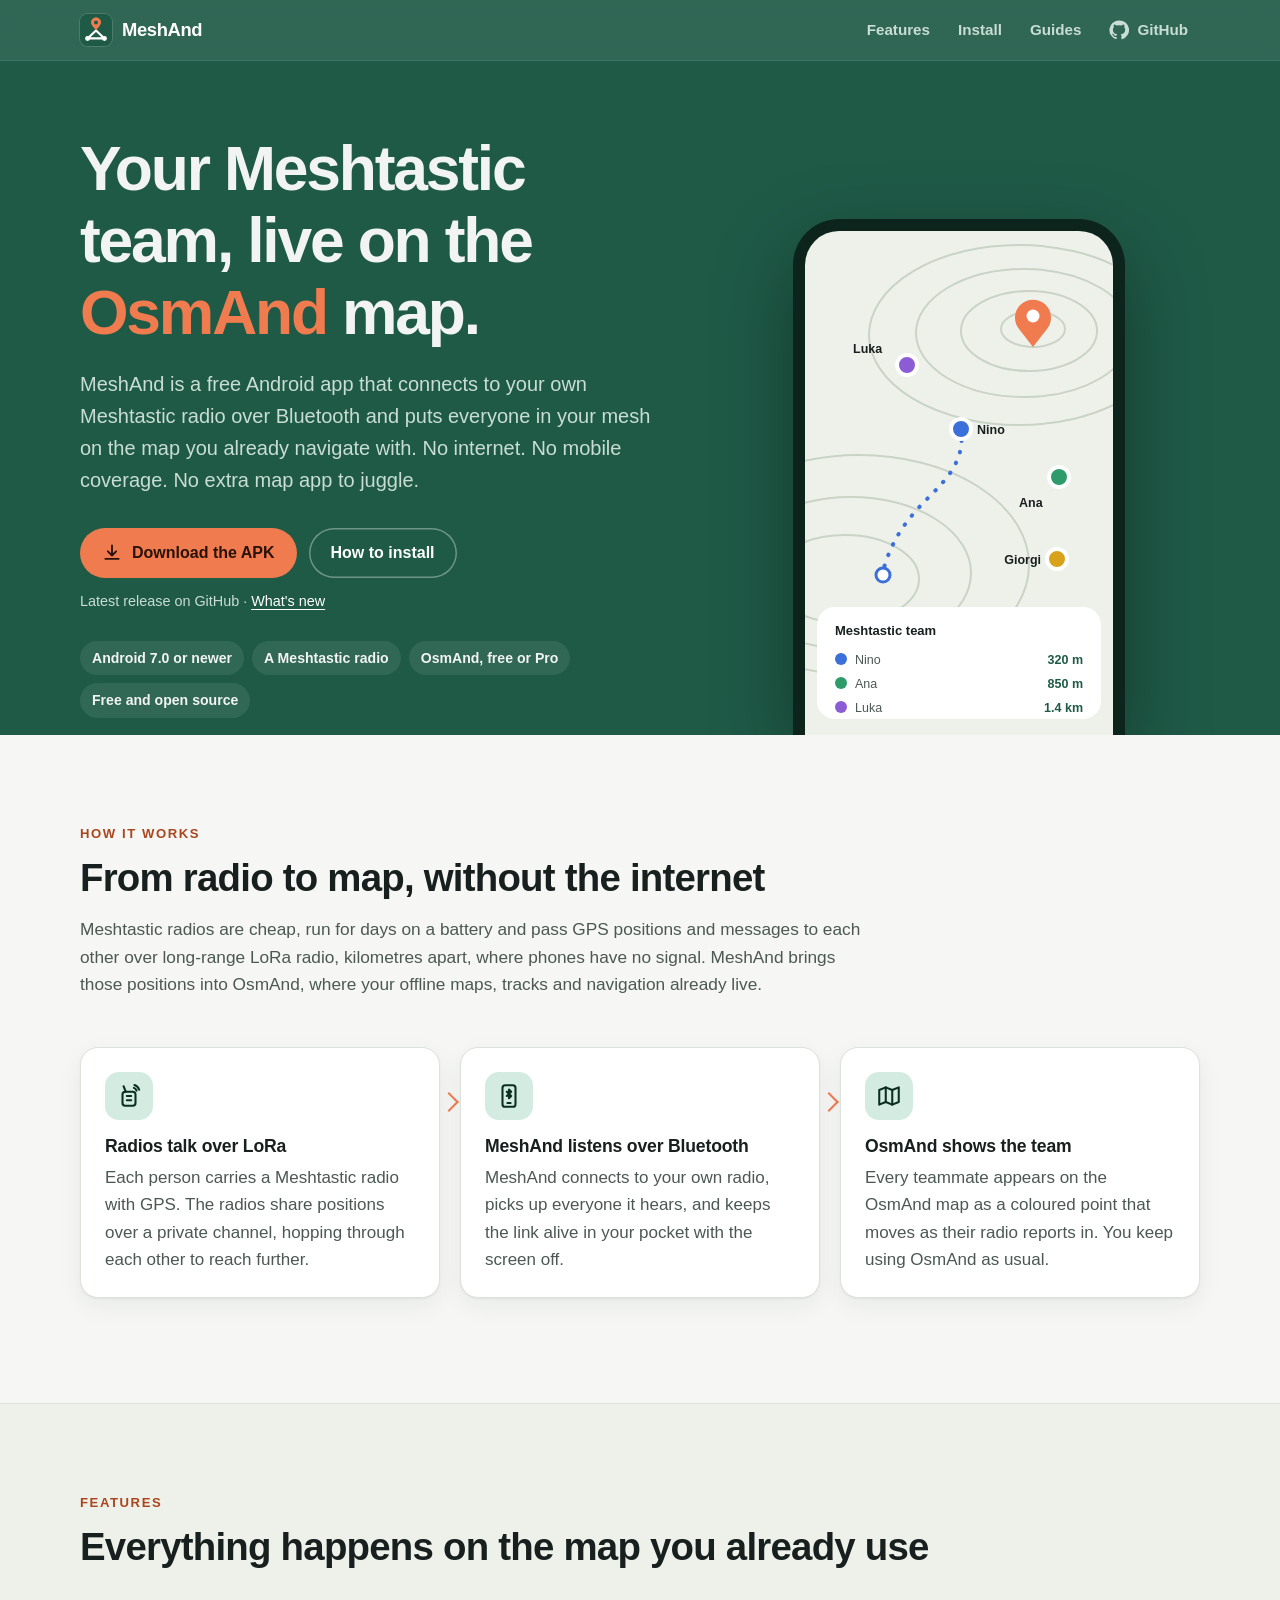
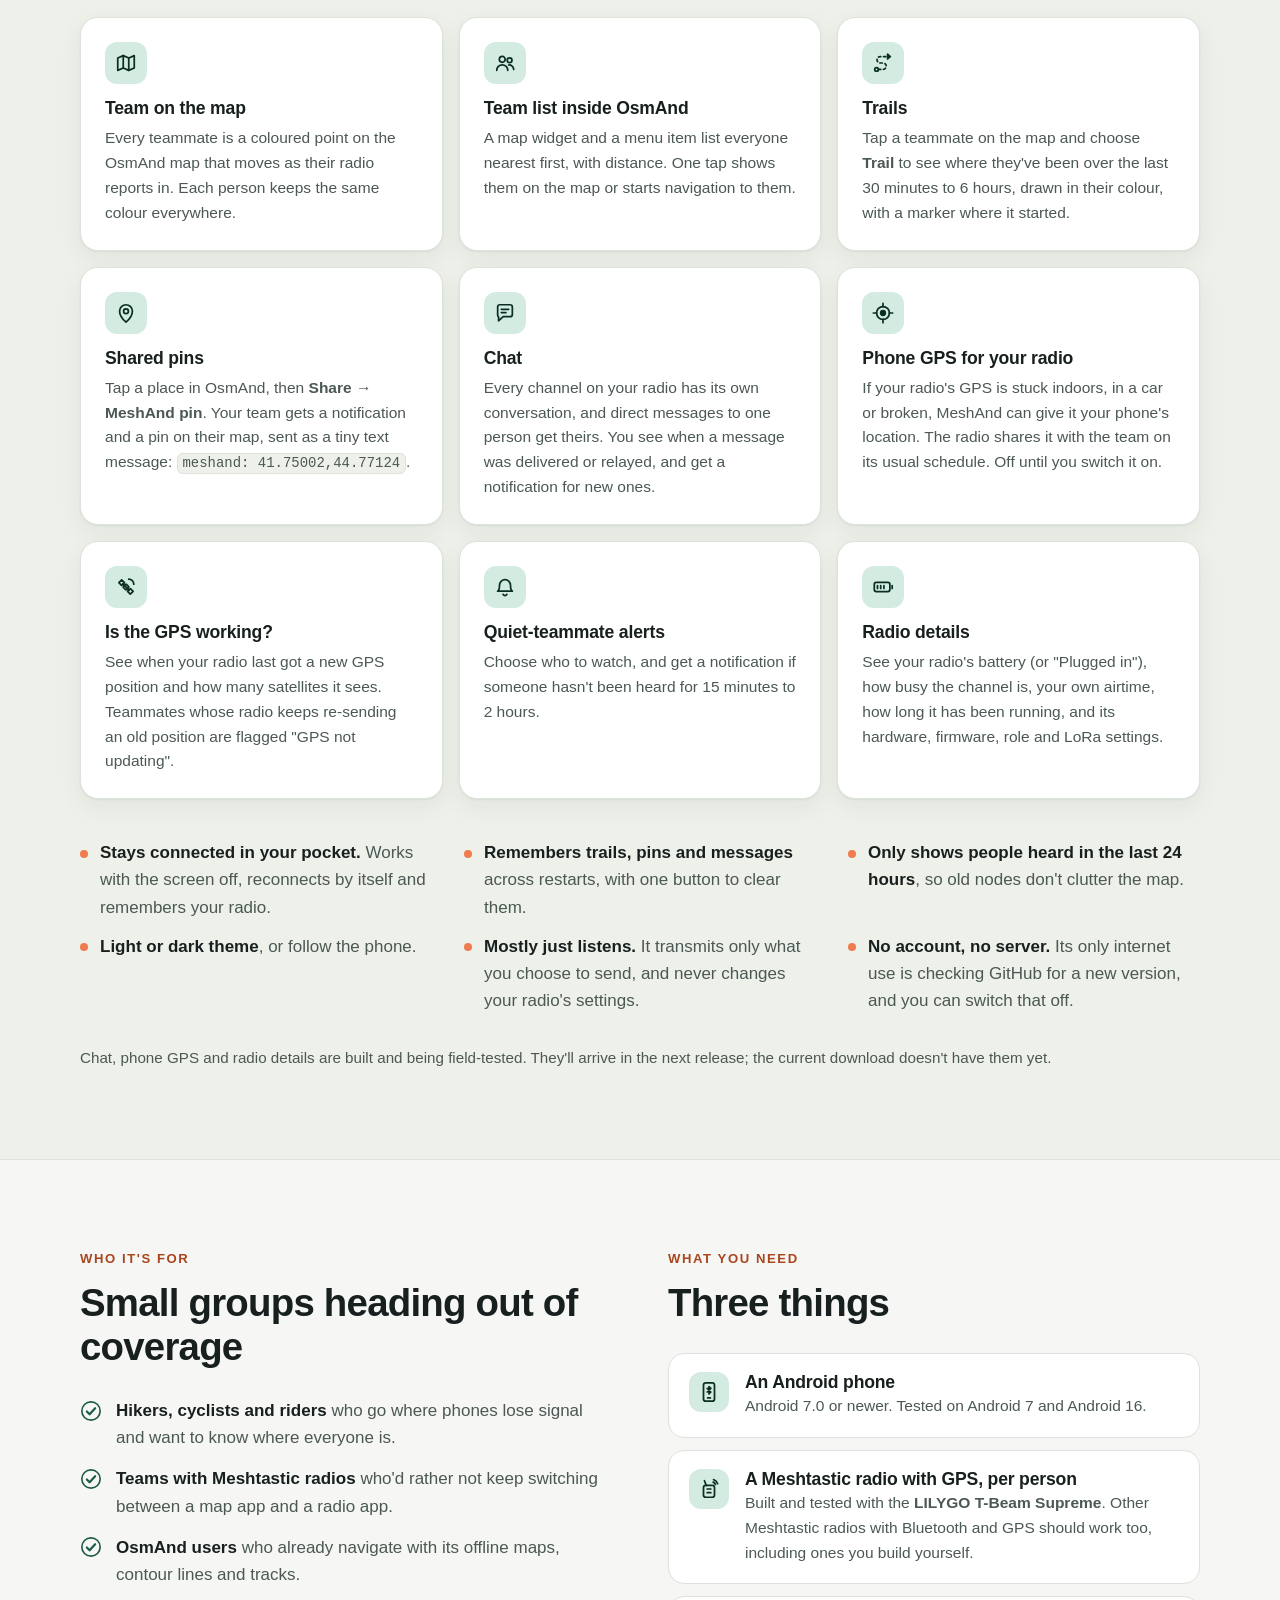
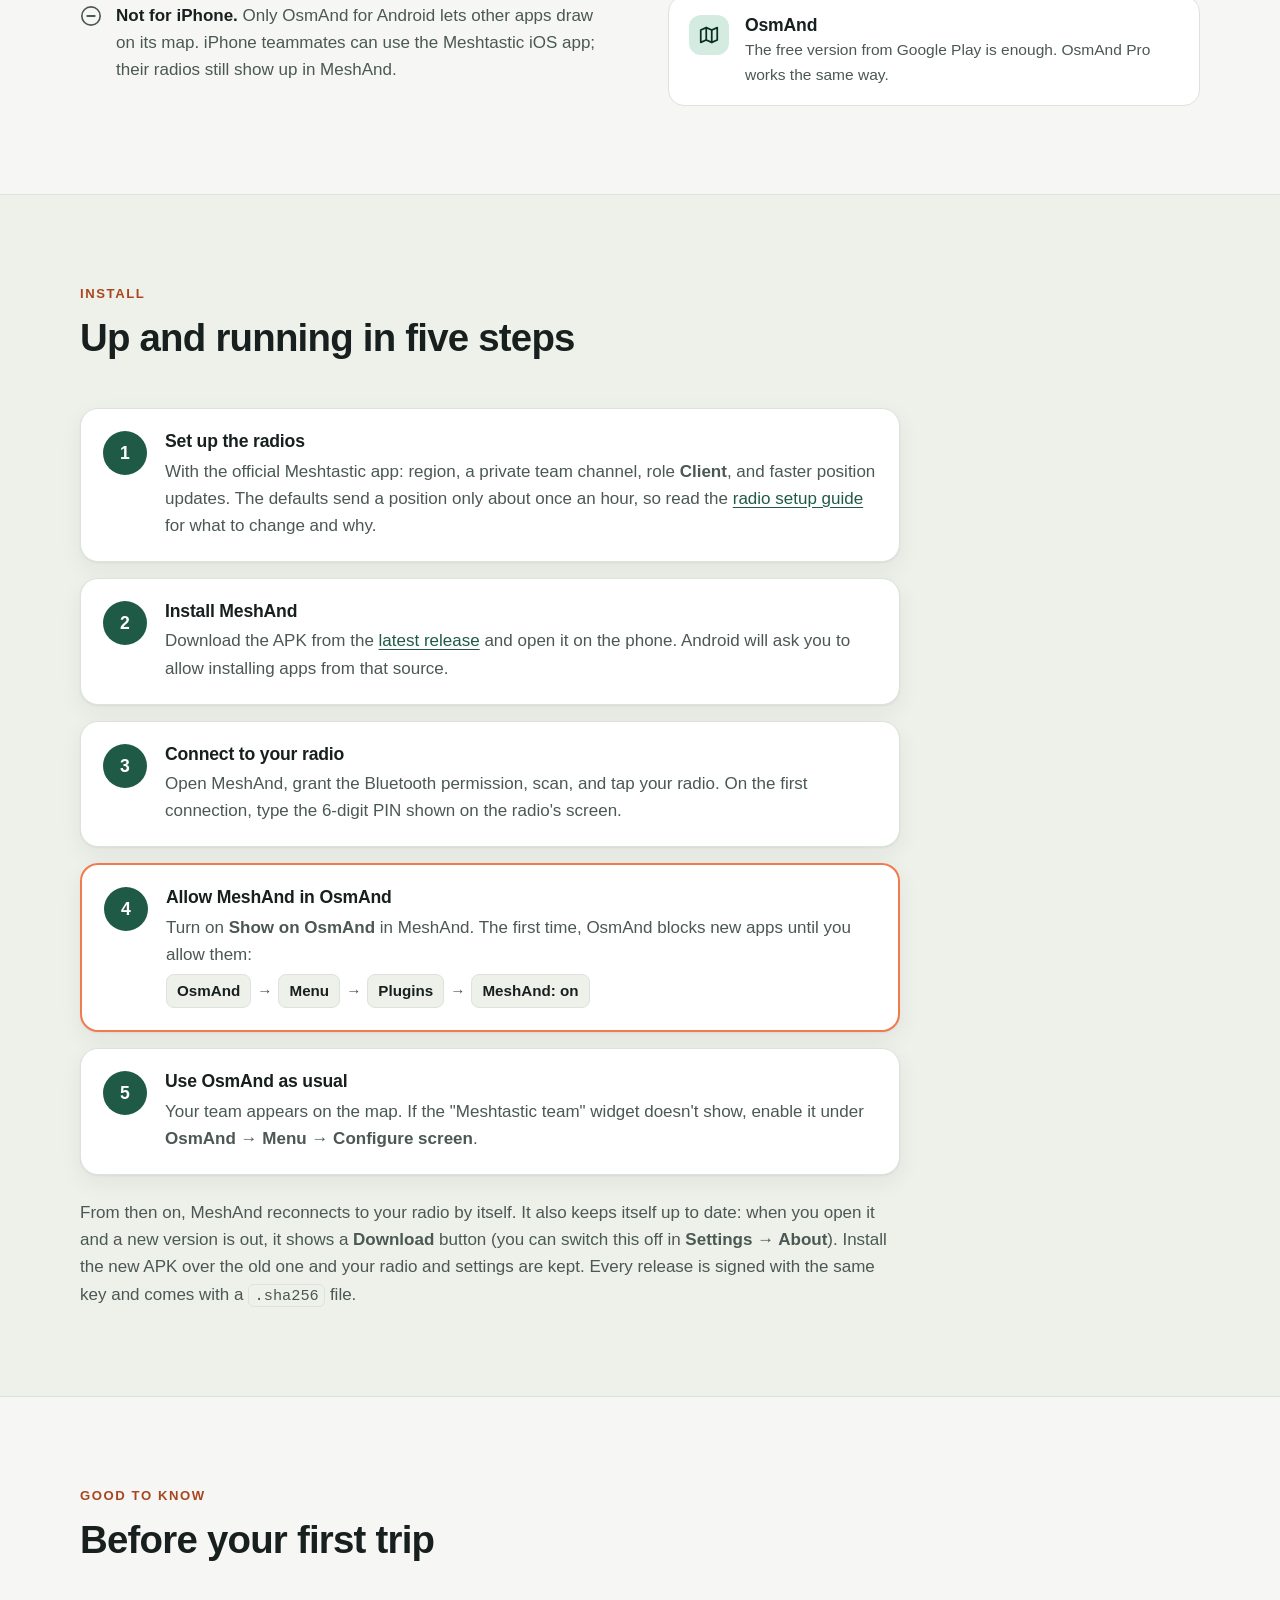
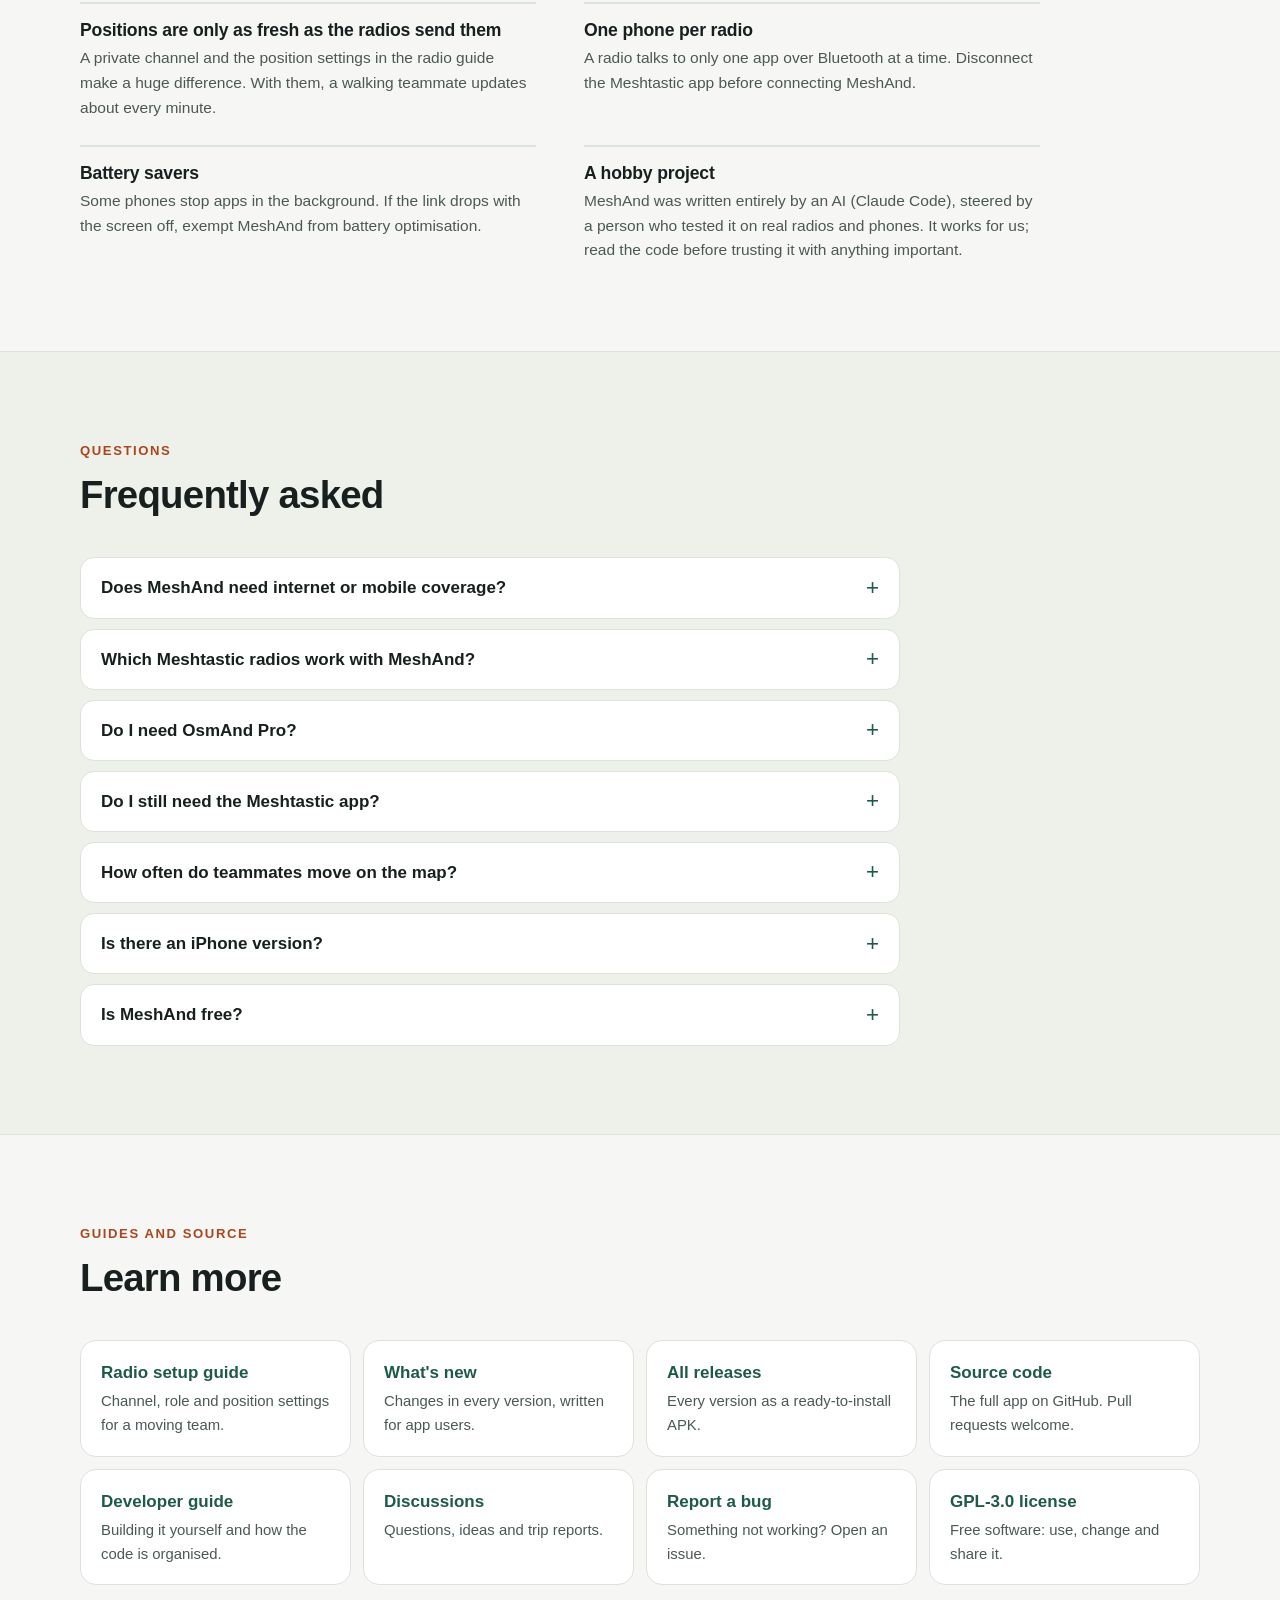
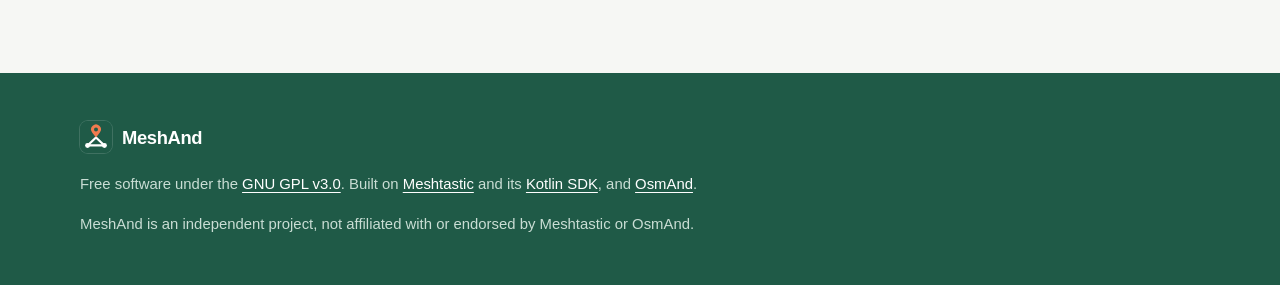
<file: site/public/index.html>
<!doctype html>
<html lang="en">
<head>
<meta charset="utf-8">
<meta name="viewport" content="width=device-width, initial-scale=1">
<title>MeshAnd: your Meshtastic team live on the OsmAnd map</title>
<meta name="description" content="Free, open-source Android app: connect your Meshtastic radio over Bluetooth and see your whole team live on the OsmAnd map. Works offline, no coverage needed.">
<meta name="theme-color" content="#1F5A47">
<meta name="color-scheme" content="light dark">
<link rel="canonical" href="https://meshand.app/">
<link rel="icon" type="image/svg+xml" href="/favicon.svg">
<link rel="apple-touch-icon" href="/apple-touch-icon.png">
<meta property="og:type" content="website">
<meta property="og:site_name" content="MeshAnd">
<meta property="og:locale" content="en_GB">
<meta property="og:title" content="MeshAnd: your Meshtastic team live on the OsmAnd map">
<meta property="og:description" content="Free Android app: see everyone in your Meshtastic mesh live on the OsmAnd map. No internet or mobile coverage needed.">
<meta property="og:url" content="https://meshand.app/">
<meta property="og:image" content="https://meshand.app/images/social-preview.png">
<meta property="og:image:width" content="1280">
<meta property="og:image:height" content="640">
<meta property="og:image:alt" content="The MeshAnd logo next to a phone showing teammates as coloured dots on a topographic map.">
<meta name="twitter:card" content="summary_large_image">
<script type="application/ld+json">
{
  "@context": "https://schema.org",
  "@graph": [
    {
      "@type": "WebSite",
      "@id": "https://meshand.app/#website",
      "name": "MeshAnd",
      "url": "https://meshand.app/",
      "inLanguage": "en"
    },
    {
      "@type": "SoftwareApplication",
      "@id": "https://meshand.app/#app",
      "name": "MeshAnd",
      "url": "https://meshand.app/",
      "description": "Free, open-source Android app that connects to your Meshtastic radio over Bluetooth and shows your whole team live on the OsmAnd map, without internet or mobile coverage.",
      "applicationCategory": "TravelApplication",
      "operatingSystem": "Android 7.0 or newer",
      "image": "https://meshand.app/images/social-preview.png",
      "downloadUrl": "https://github.com/mategogiberidze/MeshAnd/releases/latest",
      "releaseNotes": "https://meshand.app/docs/changelog/",
      "softwareHelp": "https://meshand.app/docs/",
      "license": "https://www.gnu.org/licenses/gpl-3.0.html",
      "isAccessibleForFree": true,
      "offers": { "@type": "Offer", "price": "0", "priceCurrency": "USD" },
      "featureList": [
        "Teammates on the OsmAnd map, updated live",
        "Team list inside OsmAnd, nearest first, with navigation",
        "Trails of the last 30 minutes to 6 hours",
        "Shared map pins",
        "GPS health check",
        "Alerts when a teammate hasn't been heard"
      ],
      "sameAs": ["https://github.com/mategogiberidze/MeshAnd"]
    }
  ]
}
</script>
<style>
:root {
  --pine: #1F5A47;
  --ember: #F07B4F;
  --bg: #F6F7F4;
  --surface: #FFFFFF;
  --surface-2: #EEF1EA;
  --text: #18201F;
  --muted: #4B5853;
  --line: #DCE2DC;
  --accent: #1F5A47;
  --on-accent: #FFFFFF;
  --accent-soft: #D3EBE1;
  --on-accent-soft: #0B2E23;
  --ember-text: #A9461F;
  --hero-bg: #1F5A47;
  --hero-text: #F2F4F3;
  --hero-muted: #C9DDD4;
  --shadow: 0 1px 2px rgb(16 32 26 / .06), 0 8px 24px rgb(16 32 26 / .06);
  color-scheme: light;
}
@media (prefers-color-scheme: dark) {
  :root {
    --bg: #0E1412;
    --surface: #151D1A;
    --surface-2: #1B2521;
    --text: #E8EDEA;
    --muted: #A6B4AE;
    --line: #27332E;
    --accent: #8ED1B5;
    --on-accent: #0B2E23;
    --accent-soft: #1F5A47;
    --on-accent-soft: #D3EBE1;
    --ember-text: #F59A75;
    --hero-bg: #133A2E;
    --hero-text: #F2F4F3;
    --hero-muted: #B7CEC4;
    --shadow: 0 1px 2px rgb(0 0 0 / .3), 0 8px 24px rgb(0 0 0 / .25);
    color-scheme: dark;
  }
}

*, *::before, *::after { box-sizing: border-box; }
html { -webkit-text-size-adjust: 100%; scroll-behavior: smooth; scroll-padding-top: 72px; }
body {
  margin: 0;
  background: var(--bg);
  color: var(--text);
  font: 17px/1.6 ui-sans-serif, -apple-system, BlinkMacSystemFont, "Segoe UI", Roboto, "Helvetica Neue", Arial, sans-serif;
  -webkit-font-smoothing: antialiased;
}
img, svg { display: block; max-width: 100%; }
a { color: var(--accent); text-underline-offset: .18em; }
a:hover { text-decoration-thickness: 2px; }
:focus-visible { outline: 3px solid var(--ember); outline-offset: 3px; border-radius: 6px; }
h1, h2, h3 { line-height: 1.15; letter-spacing: -.02em; margin: 0; }
h2 { font-size: clamp(1.75rem, 1.2rem + 2vw, 2.4rem); font-weight: 800; }
h3 { font-size: 1.1rem; font-weight: 700; letter-spacing: -.01em; }
p { margin: 0; }
code, kbd { font: .9em/1.4 ui-monospace, SFMono-Regular, Menlo, Consolas, monospace; }
code { background: var(--surface-2); border: 1px solid var(--line); border-radius: 6px; padding: .1em .35em; white-space: nowrap; }

.wrap { width: min(1120px, 100% - 32px); margin-inline: auto; }
.skip { position: absolute; left: -999px; top: 8px; background: var(--surface); color: var(--text); padding: 8px 12px; z-index: 10; }
.skip:focus { left: 8px; }

/* Top bar */
.top {
  position: sticky; top: 0; z-index: 5;
  background: color-mix(in srgb, var(--hero-bg) 92%, transparent);
  -webkit-backdrop-filter: saturate(1.4) blur(10px);
  backdrop-filter: saturate(1.4) blur(10px);
  border-bottom: 1px solid rgb(255 255 255 / .08);
}
.top .wrap { display: flex; align-items: center; gap: 20px; height: 60px; }
.brand { display: flex; align-items: center; gap: 10px; color: #fff; text-decoration: none; font-weight: 800; font-size: 1.15rem; letter-spacing: -.02em; }
.brand svg { width: 32px; height: 32px; border-radius: 8px; box-shadow: 0 0 0 1px rgb(255 255 255 / .14); }
.top nav { display: flex; gap: 4px; margin-left: auto; }
.top nav a { color: var(--hero-muted); text-decoration: none; font-size: .95rem; font-weight: 600; padding: 8px 12px; border-radius: 8px; }
.top nav a:hover { color: #fff; background: rgb(255 255 255 / .08); }
.gh { display: inline-flex; align-items: center; gap: 8px; }
.gh svg { width: 20px; height: 20px; }
@media (max-width: 720px) { .top nav a:not(.gh) { display: none; } }

/* Hero */
.hero { background: var(--hero-bg); color: var(--hero-text); overflow: hidden; }
.hero .wrap { display: grid; grid-template-columns: 1.1fr .9fr; gap: 48px; align-items: center; padding-block: 72px 0; }
.hero h1 { font-size: clamp(2.3rem, 1.4rem + 3.6vw, 3.9rem); font-weight: 800; letter-spacing: -.035em; }
.hero h1 .pin { color: var(--ember); }
.hero .lede { margin-top: 20px; font-size: clamp(1.05rem, 1rem + .4vw, 1.25rem); color: var(--hero-muted); max-width: 34em; }
.cta { display: flex; flex-wrap: wrap; gap: 12px; margin-top: 32px; }
.btn {
  display: inline-flex; align-items: center; gap: 10px; min-height: 48px;
  padding: 12px 22px; border-radius: 999px; font-weight: 700; font-size: 1rem; text-decoration: none;
  transition: transform .15s ease, background-color .15s ease;
}
.btn:hover { transform: translateY(-1px); }
.btn svg { width: 20px; height: 20px; flex: none; }
.btn-primary { background: var(--ember); color: #2A1208; }
.btn-primary:hover { background: #F48E68; }
.btn-ghost { color: #fff; box-shadow: inset 0 0 0 1.5px rgb(255 255 255 / .35); }
.btn-ghost:hover { background: rgb(255 255 255 / .08); }
.release-meta { margin-top: 12px; font-size: .9rem; color: var(--hero-muted); min-height: 1.5em; }
.release-meta a { color: #fff; }
.chips { display: flex; flex-wrap: wrap; gap: 8px; margin-top: 28px; padding: 0; list-style: none; }
.chips li { font-size: .88rem; font-weight: 600; padding: 6px 12px; border-radius: 999px; background: rgb(255 255 255 / .08); color: var(--hero-text); }
.phone { align-self: end; justify-self: center; width: min(340px, 100%); filter: drop-shadow(0 30px 40px rgb(0 0 0 / .35)); }
.phone .dot { transform-box: fill-box; transform-origin: center; }
.phone .ring { transform-box: fill-box; transform-origin: center; animation: ping 2.8s ease-out infinite; }
@keyframes ping { from { transform: scale(1); opacity: .55; } to { transform: scale(3.2); opacity: 0; } }
@media (prefers-reduced-motion: reduce) { .phone .ring { animation: none; opacity: 0; } html { scroll-behavior: auto; } .btn { transition: none; } }
@media (max-width: 860px) {
  .hero .wrap { grid-template-columns: 1fr; padding-top: 48px; gap: 40px; }
  .phone { width: min(300px, 82%); }
}

/* Sections */
section { padding-block: 88px; }
@media (max-width: 640px) { section { padding-block: 64px; } }
.eyebrow { font-size: .82rem; font-weight: 800; letter-spacing: .12em; text-transform: uppercase; color: var(--ember-text); margin-bottom: 12px; }
.intro { max-width: 46em; color: var(--muted); margin-top: 16px; font-size: 1.08rem; }

/* How it works */
.flow { display: grid; grid-template-columns: repeat(3, 1fr); gap: 20px; margin-top: 48px; counter-reset: flow; position: relative; }
.flow li { list-style: none; background: var(--surface); border: 1px solid var(--line); border-radius: 18px; padding: 24px; box-shadow: var(--shadow); position: relative; }
.flow .ico { width: 48px; height: 48px; border-radius: 14px; background: var(--accent-soft); color: var(--on-accent-soft); display: grid; place-items: center; margin-bottom: 16px; }
.flow .ico svg { width: 26px; height: 26px; }
.flow p { color: var(--muted); margin-top: 8px; }
.flow li:not(:last-child)::after {
  content: ""; position: absolute; top: 47px; right: -17px; width: 14px; height: 14px;
  border-top: 2.5px solid var(--ember); border-right: 2.5px solid var(--ember); transform: rotate(45deg);
}
.flow { padding: 0; }
@media (max-width: 860px) {
  .flow { grid-template-columns: 1fr; }
  .flow li:not(:last-child)::after { top: auto; bottom: -17px; right: 50%; transform: translateX(50%) rotate(135deg); }
}

/* Features */
.alt { background: var(--surface-2); border-block: 1px solid var(--line); }
.grid { display: grid; grid-template-columns: repeat(auto-fill, minmax(300px, 1fr)); gap: 16px; margin-top: 48px; }
.card { background: var(--surface); border: 1px solid var(--line); border-radius: 18px; padding: 24px; box-shadow: var(--shadow); }
.card .ico { width: 42px; height: 42px; border-radius: 12px; display: grid; place-items: center; margin-bottom: 14px; background: var(--accent-soft); color: var(--on-accent-soft); }
.card .ico svg { width: 22px; height: 22px; }
.card p { color: var(--muted); margin-top: 8px; font-size: .97rem; }
.card h3 { display: flex; flex-wrap: wrap; align-items: center; gap: 8px; }
.badge { font-size: .72rem; font-weight: 800; letter-spacing: .04em; text-transform: uppercase; padding: 3px 8px; border-radius: 999px; color: var(--ember-text); background: color-mix(in srgb, var(--ember) 16%, transparent); }
.also { margin-top: 40px; display: grid; grid-template-columns: repeat(auto-fill, minmax(300px, 1fr)); gap: 12px 32px; padding: 0; }
.also li { list-style: none; display: flex; gap: 12px; color: var(--muted); }
.also li::before { content: ""; flex: none; width: 8px; height: 8px; margin-top: .62em; border-radius: 50%; background: var(--ember); }
.also b { color: var(--text); }
.note { margin-top: 32px; font-size: .95rem; color: var(--muted); }

/* Who / requirements */
.two { display: grid; grid-template-columns: 1fr 1fr; gap: 56px; }
@media (max-width: 860px) { .two { grid-template-columns: 1fr; gap: 56px; } }
.ticks { margin: 28px 0 0; padding: 0; display: grid; gap: 14px; }
.ticks li { list-style: none; display: flex; gap: 14px; }
.ticks svg { flex: none; width: 22px; height: 22px; margin-top: .15em; color: var(--accent); }
.ticks .no svg { color: var(--muted); }
.ticks span { color: var(--muted); }
.ticks b { color: var(--text); }
.needs { margin-top: 28px; display: grid; gap: 12px; }
.need { display: flex; gap: 16px; align-items: flex-start; background: var(--surface); border: 1px solid var(--line); border-radius: 16px; padding: 18px 20px; }
.need .ico { flex: none; width: 40px; height: 40px; border-radius: 12px; display: grid; place-items: center; background: var(--accent-soft); color: var(--on-accent-soft); }
.need .ico svg { width: 22px; height: 22px; }
.need p { color: var(--muted); font-size: .97rem; margin-top: 2px; }

/* Install */
.steps { margin: 48px 0 0; padding: 0; display: grid; gap: 16px; counter-reset: step; max-width: 820px; }
.steps > li { list-style: none; counter-increment: step; display: grid; grid-template-columns: 44px 1fr; gap: 18px; background: var(--surface); border: 1px solid var(--line); border-radius: 18px; padding: 22px; box-shadow: var(--shadow); }
.steps > li::before { content: counter(step); width: 44px; height: 44px; border-radius: 50%; display: grid; place-items: center; font-weight: 800; font-size: 1.1rem; background: var(--accent); color: var(--on-accent); }
.steps p { color: var(--muted); margin-top: 6px; }
.steps .key { border: 2px solid var(--ember); }
.path { display: inline-flex; flex-wrap: wrap; align-items: center; gap: 6px; margin-top: 12px; font-weight: 700; font-size: .95rem; }
.path span { background: var(--surface-2); border: 1px solid var(--line); border-radius: 8px; padding: 4px 10px; color: var(--text); }
.path i { font-style: normal; color: var(--muted); }
.after { margin-top: 24px; color: var(--muted); max-width: 820px; }

/* Good to know */
.know { display: grid; grid-template-columns: repeat(2, 1fr); gap: 24px 48px; margin-top: 40px; max-width: 960px; }
@media (max-width: 720px) { .know { grid-template-columns: 1fr; } }
.know div { border-top: 2px solid var(--line); padding-top: 16px; }
.know p { color: var(--muted); margin-top: 6px; font-size: .97rem; }

/* FAQ */
.faq { margin-top: 40px; max-width: 820px; display: grid; gap: 10px; }
.faq details { background: var(--surface); border: 1px solid var(--line); border-radius: 14px; }
.faq summary { cursor: pointer; list-style: none; display: flex; justify-content: space-between; align-items: center; gap: 16px; padding: 16px 20px; font-weight: 700; }
.faq summary::-webkit-details-marker { display: none; }
.faq summary::after { content: "+"; flex: none; font-size: 1.4rem; font-weight: 400; line-height: 1; color: var(--accent); }
.faq details[open] summary::after { content: "\2212"; }
.faq details p { padding: 0 20px 18px; color: var(--muted); }

/* Links */
.links { display: grid; grid-template-columns: repeat(auto-fill, minmax(240px, 1fr)); gap: 12px; margin-top: 40px; }
.links a { display: block; text-decoration: none; background: var(--surface); border: 1px solid var(--line); border-radius: 16px; padding: 18px 20px; color: var(--text); transition: border-color .15s ease, transform .15s ease; }
.links a:hover { border-color: var(--accent); transform: translateY(-1px); }
.links b { display: block; color: var(--accent); }
.links span { display: block; color: var(--muted); font-size: .93rem; margin-top: 4px; }

/* Footer */
footer { background: var(--hero-bg); color: var(--hero-muted); padding-block: 48px; font-size: .93rem; }
footer .wrap { display: grid; gap: 16px; }
footer a { color: #fff; }
footer .brand { margin-bottom: 4px; }
footer p { max-width: 60em; }
</style>
</head>
<body>
<a class="skip" href="#main">Skip to content</a>

<svg width="0" height="0" style="position:absolute" aria-hidden="true">
  <symbol id="logo" viewBox="18 18 72 72">
    <rect x="18" y="18" width="72" height="72" fill="#1F5A47"/>
    <path d="M35 73L54 55L73 73Z" fill="none" stroke="#fff" stroke-width="5" stroke-linecap="round" stroke-linejoin="round"/>
    <path d="M54 55L45.3 43.7A11 11 0 1 1 62.7 43.7ZM49.5 37a4.5 4.5 0 1 0 9 0a4.5 4.5 0 1 0 -9 0Z" fill="#F07B4F" fill-rule="evenodd"/>
    <circle cx="35" cy="73" r="5.5" fill="#fff"/><circle cx="73" cy="73" r="5.5" fill="#fff"/>
  </symbol>
  <symbol id="i-github" viewBox="0 0 24 24"><path fill="currentColor" d="M12 .5a11.5 11.5 0 0 0-3.64 22.41c.58.1.79-.25.79-.56v-2c-3.2.7-3.88-1.37-3.88-1.37-.53-1.33-1.28-1.69-1.28-1.69-1.05-.71.08-.7.08-.7 1.16.08 1.77 1.19 1.77 1.19 1.03 1.77 2.7 1.26 3.36.96.1-.75.4-1.26.73-1.55-2.55-.29-5.24-1.28-5.24-5.68 0-1.26.45-2.28 1.19-3.08-.12-.29-.52-1.46.11-3.05 0 0 .97-.31 3.17 1.18a11 11 0 0 1 5.77 0c2.2-1.49 3.17-1.18 3.17-1.18.63 1.59.23 2.76.11 3.05.74.8 1.19 1.82 1.19 3.08 0 4.41-2.69 5.38-5.26 5.67.41.36.78 1.06.78 2.14v3.17c0 .31.21.67.8.56A11.5 11.5 0 0 0 12 .5Z"/></symbol>
  <symbol id="i-download" viewBox="0 0 24 24" fill="none" stroke="currentColor" stroke-width="2.2" stroke-linecap="round" stroke-linejoin="round"><path d="M12 3v12m0 0-5-5m5 5 5-5M4 19h16"/></symbol>
  <symbol id="i-radio" viewBox="0 0 24 24" fill="none" stroke="currentColor" stroke-width="1.9" stroke-linecap="round" stroke-linejoin="round"><rect x="6" y="8" width="12" height="13" rx="2.5"/><path d="M9 8 7 3M10 12h4M10 16h4"/><path d="M16.5 4.5a4 4 0 0 1 2.5 2.5M17 1.8a7 7 0 0 1 4.4 4.4"/></symbol>
  <symbol id="i-phone" viewBox="0 0 24 24" fill="none" stroke="currentColor" stroke-width="1.9" stroke-linecap="round" stroke-linejoin="round"><rect x="6" y="2" width="12" height="20" rx="2.5"/><path d="M10.5 18.5h3"/><path d="m10 8 4 4-2 2V6l2 2-4 4"/></symbol>
  <symbol id="i-map" viewBox="0 0 24 24" fill="none" stroke="currentColor" stroke-width="1.9" stroke-linecap="round" stroke-linejoin="round"><path d="m9 4-6 2.5v13.5l6-2.5 6 2.5 6-2.5V4l-6 2.5L9 4Z"/><path d="M9 4v13.5M15 6.5V20"/></symbol>
  <symbol id="i-team" viewBox="0 0 24 24" fill="none" stroke="currentColor" stroke-width="1.9" stroke-linecap="round" stroke-linejoin="round"><circle cx="9" cy="8" r="3.2"/><path d="M3 20a6 6 0 0 1 12 0"/><circle cx="17" cy="9" r="2.6"/><path d="M16 14.2a5 5 0 0 1 5.5 4.8"/></symbol>
  <symbol id="i-trail" viewBox="0 0 24 24" fill="none" stroke="currentColor" stroke-width="1.9" stroke-linecap="round" stroke-linejoin="round"><circle cx="5" cy="19" r="2"/><path d="M7 19h5a3.5 3.5 0 0 0 0-7H9a3.5 3.5 0 0 1 0-7h8" stroke-dasharray="2.5 3"/><path d="M17 2.5v5l3-2.5-3-2.5Z" fill="currentColor"/></symbol>
  <symbol id="i-pin" viewBox="0 0 24 24" fill="none" stroke="currentColor" stroke-width="1.9" stroke-linecap="round" stroke-linejoin="round"><path d="M12 22s7-6.2 7-12a7 7 0 1 0-14 0c0 5.8 7 12 7 12Z"/><circle cx="12" cy="10" r="2.6"/></symbol>
  <symbol id="i-chat" viewBox="0 0 24 24" fill="none" stroke="currentColor" stroke-width="1.9" stroke-linecap="round" stroke-linejoin="round"><path d="M4 5.5A2.5 2.5 0 0 1 6.5 3h11A2.5 2.5 0 0 1 20 5.5v8a2.5 2.5 0 0 1-2.5 2.5H10l-5 4.5V16.4A2.5 2.5 0 0 1 4 14.5v-9Z"/><path d="M8 8h8M8 11.5h5"/></symbol>
  <symbol id="i-locate" viewBox="0 0 24 24" fill="none" stroke="currentColor" stroke-width="1.9" stroke-linecap="round" stroke-linejoin="round"><circle cx="12" cy="12" r="7"/><circle cx="12" cy="12" r="2.5" fill="currentColor"/><path d="M12 1.5V5M12 19v3.5M1.5 12H5M19 12h3.5"/></symbol>
  <symbol id="i-sat" viewBox="0 0 24 24" fill="none" stroke="currentColor" stroke-width="1.9" stroke-linecap="round" stroke-linejoin="round"><path d="m8.5 8.5 7 7"/><rect x="9.6" y="9.6" width="4.8" height="4.8" rx="1" transform="rotate(45 12 12)"/><path d="m4.2 7.3 3.1-3.1 3 3-3.1 3.1zM13.7 16.8l3.1-3.1 3 3-3.1 3.1z"/><path d="M15 3.5a5.5 5.5 0 0 1 5.5 5.5"/></symbol>
  <symbol id="i-battery" viewBox="0 0 24 24" fill="none" stroke="currentColor" stroke-width="1.9" stroke-linecap="round" stroke-linejoin="round"><rect x="2.5" y="7" width="17" height="10" rx="2.2"/><path d="M22 10.5v3"/><path d="M6 10.5v3M9.5 10.5v3M13 10.5v3"/></symbol>
  <symbol id="i-bell" viewBox="0 0 24 24" fill="none" stroke="currentColor" stroke-width="1.9" stroke-linecap="round" stroke-linejoin="round"><path d="M6 10a6 6 0 1 1 12 0c0 5 2 6.5 2 6.5H4S6 15 6 10Z"/><path d="M10 20a2.2 2.2 0 0 0 4 0"/></symbol>
  <symbol id="i-check" viewBox="0 0 24 24" fill="none" stroke="currentColor" stroke-width="2.4" stroke-linecap="round" stroke-linejoin="round"><circle cx="12" cy="12" r="10" stroke-width="1.8"/><path d="m7.5 12.5 3 3 6-6.5"/></symbol>
  <symbol id="i-minus" viewBox="0 0 24 24" fill="none" stroke="currentColor" stroke-width="2.2" stroke-linecap="round"><circle cx="12" cy="12" r="10" stroke-width="1.8"/><path d="M8 12h8"/></symbol>
</svg>

<header class="top">
  <div class="wrap">
    <a class="brand" href="#top" aria-label="MeshAnd home"><svg aria-hidden="true"><use href="#logo"/></svg>MeshAnd</a>
    <nav aria-label="Main">
      <a href="#features">Features</a>
      <a href="#install">Install</a>
      <a href="docs/">Guides</a>
      <a class="gh" href="https://github.com/mategogiberidze/MeshAnd"><svg aria-hidden="true"><use href="#i-github"/></svg>GitHub</a>
    </nav>
  </div>
</header>

<main id="main">
  <div class="hero" id="top">
    <div class="wrap">
      <div class="hero-copy">
        <h1>Your Meshtastic team, live on the <span class="pin">OsmAnd</span> map.</h1>
        <p class="lede">MeshAnd is a free Android app that connects to your own Meshtastic radio over
          Bluetooth and puts everyone in your mesh on the map you already navigate with.
          No internet. No mobile coverage. No extra map app to juggle.</p>
        <div class="cta">
          <a class="btn btn-primary" id="download" href="https://github.com/mategogiberidze/MeshAnd/releases/latest">
            <svg aria-hidden="true"><use href="#i-download"/></svg><span>Download the APK</span></a>
          <a class="btn btn-ghost" href="#install">How to install</a>
        </div>
        <p class="release-meta" id="release-meta">Latest release on GitHub · <a href="docs/changelog/">What's new</a></p>
        <ul class="chips" aria-label="Requirements">
          <li>Android 7.0 or newer</li>
          <li>A Meshtastic radio</li>
          <li>OsmAnd, free or Pro</li>
          <li>Free and open source</li>
        </ul>
      </div>

      <svg class="phone" viewBox="0 0 340 520" role="img" aria-label="A phone showing four teammates as coloured dots on a topographic map, one with a dotted trail, and a shared pin.">
        <defs>
          <clipPath id="screen"><rect x="16" y="16" width="308" height="540" rx="34"/></clipPath>
        </defs>
        <rect x="4" y="4" width="332" height="560" rx="46" fill="#0D241C"/>
        <g clip-path="url(#screen)">
          <rect x="16" y="16" width="308" height="540" fill="#EEF1EA"/>
          <g fill="none" stroke="#C9D3C6" stroke-width="2">
            <ellipse cx="230" cy="120" rx="150" ry="90"/>
            <ellipse cx="235" cy="118" rx="108" ry="64"/>
            <ellipse cx="240" cy="116" rx="68" ry="40"/>
            <ellipse cx="244" cy="114" rx="32" ry="18"/>
            <ellipse cx="70" cy="350" rx="170" ry="110"/>
            <ellipse cx="62" cy="358" rx="120" ry="76"/>
            <ellipse cx="56" cy="364" rx="74" ry="44"/>
          </g>
          <path d="M172 214C176 244 160 262 140 282 122 300 104 320 94 356" fill="none" stroke="#3B6FD9" stroke-width="4" stroke-linecap="round" stroke-dasharray="0.5 11"/>
          <circle cx="94" cy="360" r="7" fill="#fff" stroke="#3B6FD9" stroke-width="3"/>
          <path d="M244 132 230 114A18 18 0 1 1 258 114Z" fill="#F07B4F"/>
          <circle cx="244" cy="101" r="6.5" fill="#fff"/>
          <circle class="ring" cx="172" cy="214" r="9" fill="#3B6FD9"/>
          <circle class="dot" cx="172" cy="214" r="10" fill="#3B6FD9" stroke="#fff" stroke-width="4"/>
          <circle class="dot" cx="118" cy="150" r="10" fill="#8B5CD6" stroke="#fff" stroke-width="4"/>
          <circle class="dot" cx="270" cy="262" r="10" fill="#2E9B6A" stroke="#fff" stroke-width="4"/>
          <circle class="dot" cx="268" cy="344" r="10" fill="#D9A21B" stroke="#fff" stroke-width="4"/>
          <g font-family="ui-sans-serif, -apple-system, 'Segoe UI', Roboto, Arial, sans-serif" font-size="12.5" font-weight="700" fill="#18201F">
            <text x="188" y="219">Nino</text>
            <text x="64" y="138">Luka</text>
            <text x="230" y="292">Ana</text>
            <text x="252" y="349" text-anchor="end">Giorgi</text>
          </g>
          <g transform="translate(28 392)">
            <rect width="284" height="112" rx="18" fill="#fff"/>
            <text x="18" y="28" font-family="ui-sans-serif, -apple-system, 'Segoe UI', Roboto, Arial, sans-serif" font-size="13" font-weight="800" fill="#18201F">Meshtastic team</text>
            <g font-family="ui-sans-serif, -apple-system, 'Segoe UI', Roboto, Arial, sans-serif" font-size="12.5" fill="#4B5853">
              <circle cx="24" cy="52" r="6" fill="#3B6FD9"/><text x="38" y="56.5">Nino</text><text x="266" y="56.5" text-anchor="end" font-weight="700" fill="#1F5A47">320 m</text>
              <circle cx="24" cy="76" r="6" fill="#2E9B6A"/><text x="38" y="80.5">Ana</text><text x="266" y="80.5" text-anchor="end" font-weight="700" fill="#1F5A47">850 m</text>
              <circle cx="24" cy="100" r="6" fill="#8B5CD6"/><text x="38" y="104.5">Luka</text><text x="266" y="104.5" text-anchor="end" font-weight="700" fill="#1F5A47">1.4 km</text>
            </g>
          </g>
        </g>
      </svg>
    </div>
  </div>

  <section id="how">
    <div class="wrap">
      <p class="eyebrow">How it works</p>
      <h2>From radio to map, without the internet</h2>
      <p class="intro">Meshtastic radios are cheap, run for days on a battery and pass GPS positions and
        messages to each other over long-range LoRa radio, kilometres apart, where phones have no
        signal. MeshAnd brings those positions into OsmAnd, where your offline maps, tracks and
        navigation already live.</p>
      <ol class="flow">
        <li>
          <div class="ico"><svg aria-hidden="true"><use href="#i-radio"/></svg></div>
          <h3>Radios talk over LoRa</h3>
          <p>Each person carries a Meshtastic radio with GPS. The radios share positions over a
            private channel, hopping through each other to reach further.</p>
        </li>
        <li>
          <div class="ico"><svg aria-hidden="true"><use href="#i-phone"/></svg></div>
          <h3>MeshAnd listens over Bluetooth</h3>
          <p>MeshAnd connects to your own radio, picks up everyone it hears, and keeps the link alive
            in your pocket with the screen off.</p>
        </li>
        <li>
          <div class="ico"><svg aria-hidden="true"><use href="#i-map"/></svg></div>
          <h3>OsmAnd shows the team</h3>
          <p>Every teammate appears on the OsmAnd map as a coloured point that moves as their radio
            reports in. You keep using OsmAnd as usual.</p>
        </li>
      </ol>
    </div>
  </section>

  <section id="features" class="alt">
    <div class="wrap">
      <p class="eyebrow">Features</p>
      <h2>Everything happens on the map you already use</h2>
      <div class="grid">
        <article class="card">
          <div class="ico"><svg aria-hidden="true"><use href="#i-map"/></svg></div>
          <h3>Team on the map</h3>
          <p>Every teammate is a coloured point on the OsmAnd map that moves as their radio reports
            in. Each person keeps the same colour everywhere.</p>
        </article>
        <article class="card">
          <div class="ico"><svg aria-hidden="true"><use href="#i-team"/></svg></div>
          <h3>Team list inside OsmAnd</h3>
          <p>A map widget and a menu item list everyone nearest first, with distance. One tap shows
            them on the map or starts navigation to them.</p>
        </article>
        <article class="card">
          <div class="ico"><svg aria-hidden="true"><use href="#i-trail"/></svg></div>
          <h3>Trails</h3>
          <p>Tap a teammate on the map and choose <b>Trail</b> to see where they've been over the
            last 30 minutes to 6 hours, drawn in their colour, with a marker where it started.</p>
        </article>
        <article class="card">
          <div class="ico"><svg aria-hidden="true"><use href="#i-pin"/></svg></div>
          <h3>Shared pins</h3>
          <p>Tap a place in OsmAnd, then <b>Share → MeshAnd pin</b>. Your team gets a notification
            and a pin on their map, sent as a tiny text message: <code>meshand: 41.75002,44.77124</code>.</p>
        </article>
        <article class="card">
          <div class="ico"><svg aria-hidden="true"><use href="#i-chat"/></svg></div>
          <h3>Chat</h3>
          <p>Every channel on your radio has its own conversation, and direct messages to one person
            get theirs. You see when a message was delivered or relayed, and get a notification for
            new ones.</p>
        </article>
        <article class="card">
          <div class="ico"><svg aria-hidden="true"><use href="#i-locate"/></svg></div>
          <h3>Phone GPS for your radio</h3>
          <p>If your radio's GPS is stuck indoors, in a car or broken, MeshAnd can give it your
            phone's location. The radio shares it with the team on its usual schedule. Off until you
            switch it on.</p>
        </article>
        <article class="card">
          <div class="ico"><svg aria-hidden="true"><use href="#i-sat"/></svg></div>
          <h3>Is the GPS working?</h3>
          <p>See when your radio last got a new GPS position and how many satellites it sees.
            Teammates whose radio keeps re-sending an old position are flagged "GPS not updating".</p>
        </article>
        <article class="card">
          <div class="ico"><svg aria-hidden="true"><use href="#i-bell"/></svg></div>
          <h3>Quiet-teammate alerts</h3>
          <p>Choose who to watch, and get a notification if someone hasn't been heard for
            15 minutes to 2 hours.</p>
        </article>
        <article class="card">
          <div class="ico"><svg aria-hidden="true"><use href="#i-battery"/></svg></div>
          <h3>Radio details</h3>
          <p>See your radio's battery (or "Plugged in"), how busy the channel is, your own airtime,
            how long it has been running, and its hardware, firmware, role and LoRa settings.</p>
        </article>
      </div>
      <ul class="also">
        <li><span><b>Stays connected in your pocket.</b> Works with the screen off, reconnects by
          itself and remembers your radio.</span></li>
        <li><span><b>Remembers trails, pins and messages</b> across restarts, with one button to clear them.</span></li>
        <li><span><b>Only shows people heard in the last 24 hours</b>, so old nodes don't clutter
          the map.</span></li>
        <li><span><b>Light or dark theme</b>, or follow the phone.</span></li>
        <li><span><b>Mostly just listens.</b> It transmits only what you choose to send, and never
          changes your radio's settings.</span></li>
        <li><span><b>No account, no server.</b> Its only internet use is checking GitHub for a new
          version, and you can switch that off.</span></li>
      </ul>
      <p class="note">Chat, phone GPS and radio details are built and being field-tested. They'll
        arrive in the next release; the current download doesn't have them yet.</p>
    </div>
  </section>

  <section id="who">
    <div class="wrap two">
      <div>
        <p class="eyebrow">Who it's for</p>
        <h2>Small groups heading out of coverage</h2>
        <ul class="ticks">
          <li><svg aria-hidden="true"><use href="#i-check"/></svg><span><b>Hikers, cyclists and
            riders</b> who go where phones lose signal and want to know where everyone is.</span></li>
          <li><svg aria-hidden="true"><use href="#i-check"/></svg><span><b>Teams with Meshtastic
            radios</b> who'd rather not keep switching between a map app and a radio app.</span></li>
          <li><svg aria-hidden="true"><use href="#i-check"/></svg><span><b>OsmAnd users</b> who
            already navigate with its offline maps, contour lines and tracks.</span></li>
          <li class="no"><svg aria-hidden="true"><use href="#i-minus"/></svg><span><b>Not for
            iPhone.</b> Only OsmAnd for Android lets other apps draw on its map. iPhone teammates
            can use the Meshtastic iOS app; their radios still show up in MeshAnd.</span></li>
        </ul>
      </div>
      <div id="requirements">
        <p class="eyebrow">What you need</p>
        <h2>Three things</h2>
        <div class="needs">
          <div class="need">
            <div class="ico"><svg aria-hidden="true"><use href="#i-phone"/></svg></div>
            <div><h3>An Android phone</h3>
              <p>Android 7.0 or newer. Tested on Android 7 and Android 16.</p></div>
          </div>
          <div class="need">
            <div class="ico"><svg aria-hidden="true"><use href="#i-radio"/></svg></div>
            <div><h3>A Meshtastic radio with GPS, per person</h3>
              <p>Built and tested with the <b>LILYGO T-Beam Supreme</b>. Other Meshtastic radios
                with Bluetooth and GPS should work too, including ones you build yourself.</p></div>
          </div>
          <div class="need">
            <div class="ico"><svg aria-hidden="true"><use href="#i-map"/></svg></div>
            <div><h3>OsmAnd</h3>
              <p>The free version from Google Play is enough. OsmAnd Pro works the same way.</p></div>
          </div>
        </div>
      </div>
    </div>
  </section>

  <section id="install" class="alt">
    <div class="wrap">
      <p class="eyebrow">Install</p>
      <h2>Up and running in five steps</h2>
      <ol class="steps">
        <li><div>
          <h3>Set up the radios</h3>
          <p>With the official Meshtastic app: region, a private team channel, role <b>Client</b>,
            and faster position updates. The defaults send a position only about once an hour, so
            read the <a href="docs/radio-setup/">radio setup guide</a>
            for what to change and why.</p>
        </div></li>
        <li><div>
          <h3>Install MeshAnd</h3>
          <p>Download the APK from the <a href="https://github.com/mategogiberidze/MeshAnd/releases/latest">latest release</a>
            and open it on the phone. Android will ask you to allow installing apps from that source.</p>
        </div></li>
        <li><div>
          <h3>Connect to your radio</h3>
          <p>Open MeshAnd, grant the Bluetooth permission, scan, and tap your radio. On the first
            connection, type the 6-digit PIN shown on the radio's screen.</p>
        </div></li>
        <li class="key"><div>
          <h3>Allow MeshAnd in OsmAnd</h3>
          <p>Turn on <b>Show on OsmAnd</b> in MeshAnd. The first time, OsmAnd blocks new apps until
            you allow them:</p>
          <p class="path" aria-label="OsmAnd, Menu, Plugins, switch MeshAnd on"><span>OsmAnd</span><i>→</i><span>Menu</span><i>→</i><span>Plugins</span><i>→</i><span>MeshAnd: on</span></p>
        </div></li>
        <li><div>
          <h3>Use OsmAnd as usual</h3>
          <p>Your team appears on the map. If the "Meshtastic team" widget doesn't show, enable it
            under <b>OsmAnd → Menu → Configure screen</b>.</p>
        </div></li>
      </ol>
      <p class="after">From then on, MeshAnd reconnects to your radio by itself. It also keeps
        itself up to date: when you open it and a new version is out, it shows a <b>Download</b>
        button (you can switch this off in <b>Settings → About</b>). Install the new APK over the
        old one and your radio and settings are kept. Every release is signed with the same key and
        comes with a <code>.sha256</code> file.</p>
    </div>
  </section>

  <section id="good-to-know">
    <div class="wrap">
      <p class="eyebrow">Good to know</p>
      <h2>Before your first trip</h2>
      <div class="know">
        <div><h3>Positions are only as fresh as the radios send them</h3>
          <p>A private channel and the position settings in the radio guide make a huge difference.
            With them, a walking teammate updates about every minute.</p></div>
        <div><h3>One phone per radio</h3>
          <p>A radio talks to only one app over Bluetooth at a time. Disconnect the Meshtastic app
            before connecting MeshAnd.</p></div>
        <div><h3>Battery savers</h3>
          <p>Some phones stop apps in the background. If the link drops with the screen off, exempt
            MeshAnd from battery optimisation.</p></div>
        <div><h3>A hobby project</h3>
          <p>MeshAnd was written entirely by an AI (Claude Code), steered by a person who tested it
            on real radios and phones. It works for us; read the code before trusting it with
            anything important.</p></div>
      </div>
    </div>
  </section>

  <section id="faq" class="alt">
    <div class="wrap">
      <p class="eyebrow">Questions</p>
      <h2>Frequently asked</h2>
      <div class="faq">
        <details>
          <summary>Does MeshAnd need internet or mobile coverage?</summary>
          <p>No. Positions travel between the radios over LoRa, and your phone talks to your own
            radio over Bluetooth. OsmAnd works offline once you've downloaded the maps for your
            region. MeshAnd's only internet use is its update check, which you can switch off.</p>
        </details>
        <details>
          <summary>Which Meshtastic radios work with MeshAnd?</summary>
          <p>MeshAnd was built and tested with the LILYGO T-Beam Supreme. Other Meshtastic radios
            with Bluetooth and GPS should work the same way, including ones you build yourself.
            Radios without GPS still appear, but have no position to put on the map.</p>
        </details>
        <details>
          <summary>Do I need OsmAnd Pro?</summary>
          <p>No. The free OsmAnd from Google Play is enough, and OsmAnd Pro works the same way. The
            first time, allow MeshAnd in <b>OsmAnd → Menu → Plugins</b>.</p>
        </details>
        <details>
          <summary>Do I still need the Meshtastic app?</summary>
          <p>Only to set up the radios: region, a private channel, role and position settings.
            MeshAnd never changes your radio's settings. Day to day, MeshAnd is the app connected
            to your radio, and a radio talks to only one app at a time.</p>
        </details>
        <details>
          <summary>How often do teammates move on the map?</summary>
          <p>As often as their radios send a position. With the default settings that's only about
            once an hour; with the settings in the <a href="docs/radio-setup/">radio setup guide</a>,
            a walking teammate updates about every minute.</p>
        </details>
        <details>
          <summary>Is there an iPhone version?</summary>
          <p>No. Only OsmAnd for Android lets other apps draw on its map. Teammates with an iPhone
            can use the Meshtastic iOS app, and their radios still show up in MeshAnd.</p>
        </details>
        <details>
          <summary>Is MeshAnd free?</summary>
          <p>Yes. It's free software under the GPL-3.0, with no account and no server. The source
            code is on <a href="https://github.com/mategogiberidze/MeshAnd">GitHub</a>.</p>
        </details>
      </div>
    </div>
  </section>

  <section id="docs">
    <div class="wrap">
      <p class="eyebrow">Guides and source</p>
      <h2>Learn more</h2>
      <div class="links">
        <a href="docs/radio-setup/"><b>Radio setup guide</b><span>Channel, role and position settings for a moving team.</span></a>
        <a href="docs/changelog/"><b>What's new</b><span>Changes in every version, written for app users.</span></a>
        <a href="https://github.com/mategogiberidze/MeshAnd/releases"><b>All releases</b><span>Every version as a ready-to-install APK.</span></a>
        <a href="https://github.com/mategogiberidze/MeshAnd"><b>Source code</b><span>The full app on GitHub. Pull requests welcome.</span></a>
        <a href="docs/development/"><b>Developer guide</b><span>Building it yourself and how the code is organised.</span></a>
        <a href="https://github.com/mategogiberidze/MeshAnd/discussions"><b>Discussions</b><span>Questions, ideas and trip reports.</span></a>
        <a href="https://github.com/mategogiberidze/MeshAnd/issues/new/choose"><b>Report a bug</b><span>Something not working? Open an issue.</span></a>
        <a href="https://github.com/mategogiberidze/MeshAnd/blob/main/LICENSE"><b>GPL-3.0 license</b><span>Free software: use, change and share it.</span></a>
      </div>
    </div>
  </section>
</main>

<footer>
  <div class="wrap">
    <a class="brand" href="#top"><svg aria-hidden="true"><use href="#logo"/></svg>MeshAnd</a>
    <p>Free software under the <a href="https://github.com/mategogiberidze/MeshAnd/blob/main/LICENSE">GNU GPL v3.0</a>.
      Built on <a href="https://meshtastic.org">Meshtastic</a> and its
      <a href="https://github.com/meshtastic/meshtastic-sdk">Kotlin SDK</a>, and
      <a href="https://osmand.net">OsmAnd</a>.</p>
    <p>MeshAnd is an independent project, not affiliated with or endorsed by Meshtastic or OsmAnd.</p>
  </div>
</footer>

<script>
// Show the latest version and link straight to its APK. Without it, the button opens the release page.
fetch("https://api.github.com/repos/mategogiberidze/MeshAnd/releases/latest", { headers: { Accept: "application/vnd.github+json" } })
  .then(r => r.ok ? r.json() : Promise.reject(r.status))
  .then(release => {
    const apk = (release.assets || []).find(a => a.name.endsWith(".apk"));
    const version = String(release.tag_name || "").replace(/^v/, "");
    if (!apk || !version) return;
    const button = document.getElementById("download");
    button.href = apk.browser_download_url;
    button.querySelector("span").textContent = "Download MeshAnd " + version;
    const mb = (apk.size / 1048576).toFixed(1);
    const date = new Date(release.published_at).toLocaleDateString("en-GB", { day: "numeric", month: "short", year: "numeric" });
    const meta = document.getElementById("release-meta");
    meta.textContent = "APK, " + mb + " MB, released " + date + " · ";
    const notes = document.createElement("a");
    notes.href = release.html_url;
    notes.textContent = "Release notes";
    meta.append(notes);
  })
  .catch(() => {});
</script>
</body>
</html>
</file>
